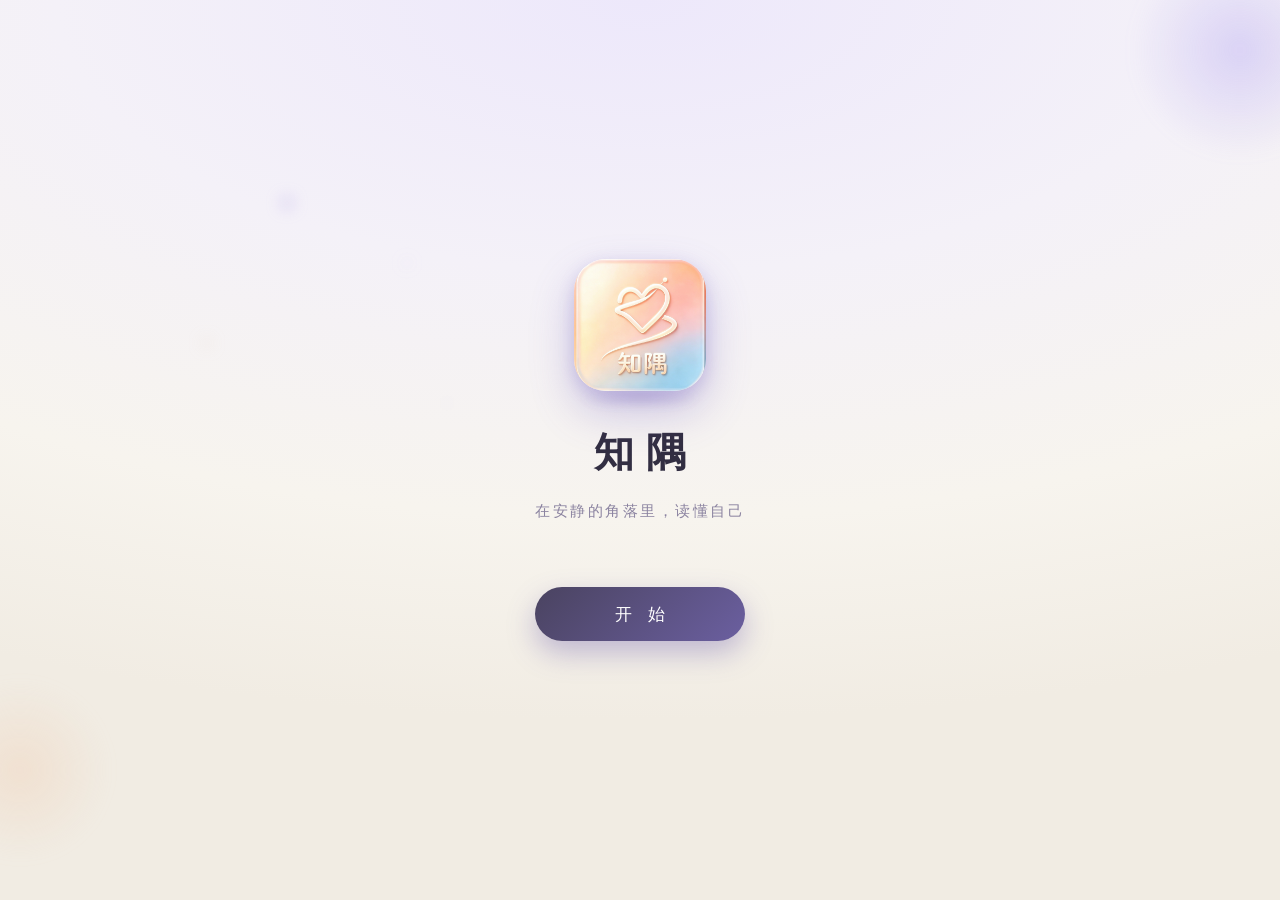
<file: index.html>
<!DOCTYPE html>
<html lang="zh-CN">
<head>
  <meta charset="UTF-8">
  <meta name="viewport" content="width=device-width, initial-scale=1.0, maximum-scale=1.0, user-scalable=no, viewport-fit=cover">
  <title>知隅</title>
  <link rel="icon" type="image/png" href="images/favicon.png">
  <link rel="apple-touch-icon" href="images/apple-touch-icon.png">
  <link rel="stylesheet" href="css/app.css">
</head>
<body>
<!-- v2.9.12 已关闭 edge-to-edge，不再需要 --zy-sat 补偿 -->
<svg width="0" height="0" style="position:absolute" aria-hidden="true"><symbol id="i-back" viewBox="0 0 24 24" fill="none" stroke="currentColor" stroke-width="1.8" stroke-linecap="round" stroke-linejoin="round"><path d="M15 5l-7 7 7 7"/></symbol><symbol id="i-menu" viewBox="0 0 24 24" fill="none" stroke="currentColor" stroke-width="1.8" stroke-linecap="round" stroke-linejoin="round"><path d="M4 7h16M4 12h16M4 17h16"/></symbol><symbol id="i-clock" viewBox="0 0 24 24" fill="none" stroke="currentColor" stroke-width="1.8" stroke-linecap="round" stroke-linejoin="round"><circle cx="12" cy="12" r="8.2"/><path d="M12 7.6V12l3 2"/></symbol><symbol id="i-image" viewBox="0 0 24 24" fill="none" stroke="currentColor" stroke-width="1.8" stroke-linecap="round" stroke-linejoin="round"><rect x="3.5" y="4.5" width="17" height="15" rx="2.6"/><circle cx="8.6" cy="9.4" r="1.5"/><path d="M4.6 16.6l4.6-4.2 4 3.6 2.6-2.2 3.7 3.3"/></symbol><symbol id="i-diamond" viewBox="0 0 24 24" fill="none" stroke="currentColor" stroke-width="1.8" stroke-linecap="round" stroke-linejoin="round"><path d="M7 4h10l3 4.2L12 20 4 8.2z"/><path d="M4 8.2h16M9.2 4.2 7 8.4l5 11.6 5-11.6-2.2-4.2M12 8.4 9.2 4.2M12 8.4l2.8-4.2"/></symbol><symbol id="i-sprout" viewBox="0 0 24 24" fill="none" stroke="currentColor" stroke-width="1.8" stroke-linecap="round" stroke-linejoin="round"><path d="M12 20v-7"/><path d="M12 13c0-3 2.4-5.4 6-5.6C17.8 11 15.2 13 12 13z"/><path d="M12 13c0-3-2.4-5.4-6-5.6C6.2 11 8.8 13 12 13z"/></symbol><symbol id="i-mail" viewBox="0 0 24 24" fill="none" stroke="currentColor" stroke-width="1.8" stroke-linecap="round" stroke-linejoin="round"><rect x="3.5" y="5.5" width="17" height="13" rx="2.4"/><path d="M4.6 7.4 12 13l7.4-5.6"/></symbol><symbol id="i-search" viewBox="0 0 24 24" fill="none" stroke="currentColor" stroke-width="1.8" stroke-linecap="round" stroke-linejoin="round"><circle cx="10.6" cy="10.6" r="6.2"/><path d="M15.3 15.3 20 20"/></symbol><symbol id="i-chat" viewBox="0 0 24 24" fill="none" stroke="currentColor" stroke-width="1.8" stroke-linecap="round" stroke-linejoin="round"><path d="M20 11.6c0 3.8-3.6 6.8-8 6.8-1 0-2-.2-2.9-.5L5 19.4l1-3.4C4.8 14.7 4 13.2 4 11.6 4 7.8 7.6 4.8 12 4.8s8 3 8 6.8z"/></symbol><symbol id="i-pin" viewBox="0 0 24 24" fill="none" stroke="currentColor" stroke-width="1.8" stroke-linecap="round" stroke-linejoin="round"><path d="M12 21s6.4-5.4 6.4-10.3A6.4 6.4 0 0 0 5.6 10.7C5.6 15.6 12 21 12 21z"/><circle cx="12" cy="10.6" r="2.3"/></symbol><symbol id="i-puzzle" viewBox="0 0 24 24" fill="none" stroke="currentColor" stroke-width="1.8" stroke-linecap="round" stroke-linejoin="round"><path d="M10 7.2V5.4a2 2 0 1 1 4 0v1.8h4.6a1.4 1.4 0 0 1 1.4 1.4V13h-1.6a2 2 0 1 0 0 4H20v3.4a1.4 1.4 0 0 1-1.4 1.4H14v-1.6a2 2 0 1 0-4 0v1.6H5.4A1.4 1.4 0 0 1 4 20.4V17h1.6a2 2 0 1 0 0-4H4V8.6A1.4 1.4 0 0 1 5.4 7.2z"/></symbol><symbol id="i-hanger" viewBox="0 0 24 24" fill="none" stroke="currentColor" stroke-width="1.8" stroke-linecap="round" stroke-linejoin="round"><path d="M12 6.4a1.7 1.7 0 1 1 1.7 1.7c-.7 0-1 .4-.7 1.1l.2.4L12 11 4.6 15h14.8z"/></symbol><symbol id="i-heart" viewBox="0 0 24 24" fill="none" stroke="currentColor" stroke-width="1.8" stroke-linecap="round" stroke-linejoin="round"><path d="M12 19.4S4.5 14.6 4.5 9.5c0-2.3 1.8-4 3.9-4 1.6 0 2.9.9 3.6 2.2C12.7 6.4 14 5.5 15.6 5.5c2.1 0 3.9 1.7 3.9 4 0 5.1-7.5 9.9-7.5 9.9z"/></symbol><symbol id="i-gear" viewBox="0 0 24 24" fill="none" stroke="currentColor" stroke-width="1.8" stroke-linecap="round" stroke-linejoin="round"><circle cx="12" cy="12" r="3.1"/><path d="M12 3.2l.9 2.2 2.3-.5 1 2.2 2.3.5-.5 2.3 1.5 1.8-1.5 1.8.5 2.3-2.3.5-1 2.2-2.3-.5-.9 2.2h-1.8l-.9-2.2-2.3.5-1-2.2-2.3-.5.5-2.3L2.7 12l1.5-1.8-.5-2.3 2.3-.5 1-2.2 2.3.5.9-2.2z"/></symbol><symbol id="i-user" viewBox="0 0 24 24" fill="none" stroke="currentColor" stroke-width="1.8" stroke-linecap="round" stroke-linejoin="round"><circle cx="12" cy="8.4" r="3.6"/><path d="M5 20c.8-3.4 3.7-5.2 7-5.2s6.2 1.8 7 5.2"/></symbol><symbol id="i-chart" viewBox="0 0 24 24" fill="none" stroke="currentColor" stroke-width="1.8" stroke-linecap="round" stroke-linejoin="round"><path d="M5 20V11M12 20V5M19 20v-7"/></symbol><symbol id="i-file" viewBox="0 0 24 24" fill="none" stroke="currentColor" stroke-width="1.8" stroke-linecap="round" stroke-linejoin="round"><path d="M6 3.5h7.5L20 10v9.1a1.4 1.4 0 0 1-1.4 1.4H6a1.4 1.4 0 0 1-1.4-1.4V4.9A1.4 1.4 0 0 1 6 3.5z"/><path d="M13.2 3.8V10H19.7"/></symbol><symbol id="i-info" viewBox="0 0 24 24" fill="none" stroke="currentColor" stroke-width="1.8" stroke-linecap="round" stroke-linejoin="round"><circle cx="12" cy="12" r="8.2"/><path d="M12 11v5"/><circle cx="12" cy="8" r="0.6"/></symbol><symbol id="i-trash" viewBox="0 0 24 24" fill="none" stroke="currentColor" stroke-width="1.8" stroke-linecap="round" stroke-linejoin="round"><path d="M4.8 6.6h14.4M9.2 6.6V5a1.3 1.3 0 0 1 1.3-1.3h3A1.3 1.3 0 0 1 14.8 5v1.6M6.6 6.6l.9 13a1 1 0 0 0 1 .9h7a1 1 0 0 0 1-.9l.9-13M9.8 10v7.6M14.2 10v7.6"/></symbol><symbol id="i-refresh" viewBox="0 0 24 24" fill="none" stroke="currentColor" stroke-width="1.8" stroke-linecap="round" stroke-linejoin="round"><path d="M19.5 11.5a7.6 7.6 0 1 1-2.2-5.6"/><path d="M19.8 3.6v4h-4"/></symbol><symbol id="i-phone" viewBox="0 0 24 24" fill="none" stroke="currentColor" stroke-width="1.8" stroke-linecap="round" stroke-linejoin="round"><rect x="6.5" y="3" width="11" height="18" rx="2.6"/><path d="M10.6 18h2.8"/></symbol><symbol id="i-scroll" viewBox="0 0 24 24" fill="none" stroke="currentColor" stroke-width="1.8" stroke-linecap="round" stroke-linejoin="round"><rect x="5" y="4" width="13.6" height="16" rx="2.4"/><path d="M8.4 8.4h6.8M8.4 12h6.8M8.4 15.4h4.6"/></symbol><symbol id="i-lock" viewBox="0 0 24 24" fill="none" stroke="currentColor" stroke-width="1.8" stroke-linecap="round" stroke-linejoin="round"><rect x="5.4" y="10.2" width="13.2" height="9.6" rx="2.2"/><path d="M8.2 10.2V8a3.8 3.8 0 0 1 7.6 0v2.2M12 14v2"/></symbol><symbol id="i-camera" viewBox="0 0 24 24" fill="none" stroke="currentColor" stroke-width="1.8" stroke-linecap="round" stroke-linejoin="round"><rect x="3.5" y="7.5" width="17" height="12.4" rx="2.6"/><circle cx="12" cy="13.7" r="3.4"/><path d="M8.4 7.5 9.6 5h4.8l1.2 2.5"/></symbol><symbol id="i-bolt" viewBox="0 0 24 24" fill="none" stroke="currentColor" stroke-width="1.8" stroke-linecap="round" stroke-linejoin="round"><path d="M13 3 5 13.4h5.2L10.4 21l8-10.6h-5.2z"/></symbol><symbol id="i-chevron" viewBox="0 0 24 24" fill="none" stroke="currentColor" stroke-width="2.2" stroke-linecap="round" stroke-linejoin="round"><path d="M9.5 5.5l6.5 6.5-6.5 6.5"/></symbol></svg>

  <div id="app">
    <!-- Onboarding -->
    <div id="page-onboarding" class="page hidden">
      <div class="onboarding-container">
        <div class="ob-decor ob-decor-1"></div>
        <div class="ob-decor ob-decor-2"></div>
        <div class="ob-decor ob-decor-3"></div>
        <div class="ob-logo-wrap">
          <div class="ob-logo-shadow"></div>
          <img class="ob-logo" src="images/logo.png" alt="知隅">
        </div>
        <div class="ob-word">知隅</div>
        <div class="ob-slogan">在安静的角落里，读懂自己</div>
        <button class="ob-start" onclick="startOnboarding()">开 始</button>
      </div>
    </div>

    <!-- Profile -->
    <div id="page-profile" class="page hidden">
      <div class="nav-bar">
        <button class="nav-back" onclick="goBack()">←</button>
        <div class="nav-title">个人资料</div>
      </div>
      <div class="page-content">
        <div class="form-group">
          <label>昵称（选填）</label>
          <input type="text" id="profile-nickname" placeholder="怎么称呼你" spellcheck="false" autocomplete="off" autocorrect="off" autocapitalize="off">
        </div>
        <div class="form-group">
          <label>性别（必填）</label>
          <div class="gender-select">
            <button type="button" class="gender-btn male" onclick="selectGender('male')"><span class="gb-label">男生</span><span class="gb-check">✓</span></button>
            <button type="button" class="gender-btn female" onclick="selectGender('female')"><span class="gb-label">女生</span><span class="gb-check">✓</span></button>
          </div>
        </div>
        <div class="form-group">
          <label>生日（必填）</label>
          <div id="birth-display" class="birth-display" onclick="openBirthPicker()"><span class="bd-placeholder">请选择生日</span></div>
          <input type="hidden" id="profile-birthdate">
          <div id="age-zodiac" class="hint-text"></div>
        </div>
        <div class="form-group">
          <label>情感状态（选填）</label>
          <input type="text" id="profile-status" placeholder="单身/暧昧中/恋爱中..." spellcheck="false" autocomplete="off" autocorrect="off" autocapitalize="off">
        </div>
        <div class="form-group">
          <label>当下需求（选填）</label>
          <input type="text" id="profile-need" placeholder="想脱单/想改善关系..." spellcheck="false" autocomplete="off" autocorrect="off" autocapitalize="off">
        </div>
        <button class="btn-primary" onclick="submitProfile()">下一步</button>
      </div>
    </div>

    <!-- Gender Select -->
    <div id="page-gender" class="page hidden">
      <div class="nav-bar">
        <button class="nav-back" onclick="goBack()">←</button>
        <div class="nav-title">选择身份</div>
      </div>
      <div class="page-content">
        <div class="greeting-area">
          <div class="greeting-avatar" id="greeting-avatar"></div>
          <div class="greeting-bubble">
            <div class="bubble-name" id="greeting-name">屿川</div>
            <div id="greeting-text">嘿，兄弟。我是屿川。</div>
          </div>
        </div>
        <div class="speed-options">
          <div class="speed-card" onclick="selectSpeed('fast')">
            <div class="speed-badge">推荐</div>
            <div class="speed-header"><span class="ico-bolt"><svg class="ico-mi" viewBox="0 0 24 24" aria-hidden="true"><use href="#i-bolt"/></svg></span> 快点了解你</div>
            <div class="speed-desc">通过人格分析系统，快速生成专属陪伴方案</div>
          </div>
          <div class="speed-card" onclick="selectSpeed('slow')">
            <div class="speed-header"><span class="ico-slow"><svg class="ico-mi" viewBox="0 0 24 24" aria-hidden="true"><use href="#i-sprout"/></svg></span> 慢慢了解你</div>
            <div class="speed-desc">在日常聊天中慢慢读懂你的性格</div>
          </div>
        </div>
        <button class="btn-primary" id="speed-confirm" onclick="confirmSpeed()">选择一个方式</button>
      </div>
    </div>

    <!-- Assessment -->
    <div id="page-assessment" class="page hidden">
      <div class="nav-bar">
        <button class="nav-back" onclick="goBack()">←</button>
        <div class="nav-title">性格测评</div>
      </div>
      <div class="page-content">
        <div id="assess-intro" class="assess-intro">
          <h2>80题深度测评</h2>
          <p>8个维度，千人千面</p>
          <p>每题有A/B/C/D四个选项，也可选E写自己的想法</p>
          <button class="btn-primary" onclick="startAssessment()">开始测评</button>
        </div>
        <div id="assess-quiz" class="hidden">
          <div class="progress-bar">
            <div class="progress-fill" id="assess-progress"></div>
          </div>
          <div class="assess-question" id="assess-question"></div>
          <div class="assess-options" id="assess-options"></div>
        </div>
        <div id="assess-done" class="hidden">
          <h2>测评完成！</h2>
          <p>正在生成你的专属报告...</p>
        </div>
      </div>
    </div>

    <!-- Chat -->
    <div id="page-chat" class="page hidden">
      <div class="chat-header">
        <button class="icon-btn" onclick="toggleDrawer()"><svg class="ico" viewBox="0 0 24 24" aria-hidden="true"><use href="#i-menu"/></svg></button>
        <div class="chat-title">
          <div class="group-name">知隅陪伴群</div>
          <div class="group-members" id="chat-members">屿川·知暖 都在</div>
        </div>
        <button class="icon-btn" onclick="toggleHistory()"><svg class="ico" viewBox="0 0 24 24" aria-hidden="true"><use href="#i-clock"/></svg></button>
      </div>
      <div class="chat-messages" id="chat-messages"></div>
      <div class="chat-input-area">
        <button class="plus-btn" onclick="toggleMoreMenu(event)">+</button>
        <textarea id="chat-input" placeholder="说说你的事..." rows="1" spellcheck="false" autocomplete="off" autocorrect="off" autocapitalize="off" oninput="autoResize(this)" onkeypress="handleChatKey(event)"></textarea>
        <button class="send-btn" id="send-btn" onclick="sendMessage()">发送</button>
      </div>
      <div class="more-menu hidden" id="more-menu">
        <div class="menu-item" onclick="inviteGuest()">
          <span class="menu-icon">@</span>
          <span class="menu-text">邀请嘉宾</span>
          <span class="menu-desc">听听另一位怎么说</span>
        </div>
        <div class="menu-item" onclick="uploadImage()">
          <span class="menu-icon"><svg class="ico" viewBox="0 0 24 24" aria-hidden="true"><use href="#i-image"/></svg></span>
          <span class="menu-text">上传图片</span>
          <span class="menu-desc">发张图给我</span>
        </div>
      </div>
      <!-- Left Drawer -->
      <div class="drawer left-drawer" id="left-drawer">
        <div class="drawer-scroll">
          <!-- 用户卡片 -->
          <div class="drawer-usercard" onclick="goTo('procenter')">
            <div class="duc-avatar" id="duc-avatar">我</div>
            <div class="duc-info">
              <div class="duc-name" id="drawer-nickname">知隅用户</div>
              <div class="duc-sub">查看个人中心 ›</div>
            </div>
            <div class="duc-member" onclick="event.stopPropagation();goTo('member')"><svg class="ico" viewBox="0 0 24 24" aria-hidden="true"><use href="#i-diamond"/></svg></div>
          </div>

          <!-- 话术库：像字典一样翻，想找什么搜什么 -->
          <div class="drw-scripts" onclick="openScripts()">
            <div class="drw-scripts-l">
              <div class="drw-scripts-t">话术库</div>
              <div class="drw-scripts-s">360 条现成的话 · 按场景翻，或者直接搜</div>
            </div>
            <svg class="ico-sm" viewBox="0 0 24 24" aria-hidden="true"><use href="#i-chevron"/></svg>
          </div>

          <!-- 工具区 -->
          <div class="drawer-section">
            <div class="tools-title acc-head" onclick="toggleAcc(this)"><span class="acc-name">聊天帮手</span><span class="acc-num">4</span><svg class="acc-arrow" viewBox="0 0 24 24" aria-hidden="true"><use href="#i-chevron"/></svg></div>
            <div class="tool-grid acc-body">
              <div class="tg-cell" onclick="useTool('icebreaker')" style="--ic:#5C7A52;--ib:rgba(92,122,82,.20)"><span class="tg-ico"><svg class="ico" viewBox="0 0 24 24" aria-hidden="true"><use href="#i-sprout"/></svg></span><span class="tg-tx">破冰开场</span></div>
              <div class="tg-cell" onclick="useTool('expression')" style="--ic:#3F6B8C;--ib:rgba(63,107,140,.19)"><span class="tg-ico"><svg class="ico" viewBox="0 0 24 24" aria-hidden="true"><use href="#i-mail"/></svg></span><span class="tg-tx">心意转译</span></div>
              <div class="tg-cell" onclick="useTool('mindreader')" style="--ic:#6F5F94;--ib:rgba(111,95,148,.20)"><span class="tg-ico"><svg class="ico" viewBox="0 0 24 24" aria-hidden="true"><use href="#i-search"/></svg></span><span class="tg-tx">心思解码</span></div>
              <div class="tg-cell" onclick="useTool('chatanalysis')" style="--ic:#3D5872;--ib:rgba(61,88,114,.19)"><span class="tg-ico"><svg class="ico" viewBox="0 0 24 24" aria-hidden="true"><use href="#i-chat"/></svg></span><span class="tg-tx">聊天解读</span></div>
            </div>
          </div>

          <div class="drawer-section">
            <div class="tools-title acc-head" onclick="toggleAcc(this)"><span class="acc-name">关系行动</span><span class="acc-num">2</span><svg class="acc-arrow" viewBox="0 0 24 24" aria-hidden="true"><use href="#i-chevron"/></svg></div>
            <div class="tool-grid acc-body">
              <div class="tg-cell" onclick="useTool('dateplanner')" style="--ic:#B06A34;--ib:rgba(176,106,52,.20)"><span class="tg-ico"><svg class="ico" viewBox="0 0 24 24" aria-hidden="true"><use href="#i-pin"/></svg></span><span class="tg-tx">约会策划</span></div>
              <div class="tg-cell" onclick="useTool('breakuprescue')" style="--ic:#B06A60;--ib:rgba(176,106,96,.21)"><span class="tg-ico"><svg class="ico" viewBox="0 0 24 24" aria-hidden="true"><use href="#i-puzzle"/></svg></span><span class="tg-tx">分手挽回</span></div>
            </div>
          </div>

          <div class="drawer-section">
            <div class="tools-title acc-head" onclick="toggleAcc(this)"><span class="acc-name">用心经营</span><span class="acc-num">2</span><svg class="acc-arrow" viewBox="0 0 24 24" aria-hidden="true"><use href="#i-chevron"/></svg></div>
            <div class="tool-grid acc-body">
              <div class="tg-cell" onclick="openStyle()" style="--ic:#96702F;--ib:rgba(150,112,47,.20)"><span class="tg-ico"><svg class="ico" viewBox="0 0 24 24" aria-hidden="true"><use href="#i-hanger"/></svg></span><span class="tg-tx">形象穿搭</span></div>
              <div class="tg-cell" onclick="openLoved()" style="--ic:#B25C6C;--ib:rgba(178,92,108,.21)"><span class="tg-ico"><svg class="ico" viewBox="0 0 24 24" aria-hidden="true"><use href="#i-heart"/></svg></span><span class="tg-tx">在乎的人</span></div>
            </div>
          </div>
        </div>

        <!-- 底部：设置 / 关于 -->
        <div class="drawer-footer">
          <div class="df-item" onclick="goTo('settings')" style="--ic:#6B6155;--ib:rgba(107,97,85,.16)"><span class="df-ico"><svg class="ico-sm" viewBox="0 0 24 24" aria-hidden="true"><use href="#i-gear"/></svg></span> 设置</div>
          <div class="df-sep"></div>
          <div class="df-item" onclick="goTo('about')" style="--ic:#6B6155;--ib:rgba(107,97,85,.16)"><span class="df-ico"><svg class="ico-sm" viewBox="0 0 24 24" aria-hidden="true"><use href="#i-info"/></svg></span> 关于知隅</div>
        </div>
      </div>
      <!-- Right Drawer (History) -->
      <div class="drawer right-drawer" id="right-drawer">
        <div class="drawer-header">
          <div class="drawer-title">聊天记录</div>
        </div>
        <div class="history-list" id="history-list"></div>
      </div>
      <div class="drawer-mask" id="drawer-mask" onclick="closeDrawers()"></div>
    </div>

    <!-- Tool Page -->
    <div id="page-tool" class="page hidden">
      <div class="nav-bar">
        <button class="nav-back" onclick="goBack()">←</button>
        <div class="nav-title" id="tool-title">工具</div>
      </div>
      <div class="page-content">
        <div class="tool-welcome" id="tool-welcome"></div>
        <div class="tool-messages" id="tool-messages"></div>
      </div>
      <div class="chat-input-area">
        <textarea id="tool-input" placeholder="说说你的情况..." rows="1" spellcheck="false" autocomplete="off" autocorrect="off" autocapitalize="off" oninput="autoResize(this)" onkeypress="handleToolKey(event)"></textarea>
        <button class="send-btn" id="tool-send-btn" onclick="sendToolMessage()">发送</button>
      </div>
    </div>

    <!-- 话术库：120 个场景，搜一下就有能直接发的话 -->
    <div id="page-scripts" class="page hidden">
      <div class="nav-bar">
        <button class="nav-back" onclick="goBack()">←</button>
        <div class="nav-title">话术库</div>
      </div>
      <div class="sc-top">
        <div class="sc-search">
          <span class="sc-search-icon" onclick="scFocus()">搜</span>
          <input id="sc-input" class="sc-search-input" type="text" placeholder="说说你现在的困惑，比如：她不回消息" autocomplete="off" enterkeyhint="search" oninput="scSearch(this.value)" onkeydown="if(event.key==='Enter'){this.blur();}">
          <span id="sc-clear" class="sc-search-clear hidden" onclick="scClear()">×</span>
        </div>
        <div class="sc-hot" id="sc-hot"></div>
        <div class="sc-cats" id="sc-cats"></div>
      </div>
      <div class="page-content" id="sc-list"></div>
    </div>

    <!-- Procenter -->
    <div id="page-procenter" class="page hidden">
      <div class="nav-bar">
        <button class="nav-back" onclick="goTo('chat')">←</button>
        <div class="nav-title">个人中心</div>
      </div>
      <div class="page-content">
        <div class="user-card">
          <div class="user-avatar" id="pc-avatar">知</div>
          <div class="user-info">
            <div class="user-nickname" id="pc-nickname">知隅用户</div>
            <div class="user-status" id="pc-status">免费用户</div>
          </div>
        </div>
        <div class="menu-group">
          <div class="menu-title">我的</div>
          <div class="menu-item" onclick="editProfile()"><svg class="ico-mi" viewBox="0 0 24 24" aria-hidden="true"><use href="#i-user"/></svg> 我的资料 →</div>
          <div class="menu-item" onclick="viewAssessment()"><svg class="ico-mi" viewBox="0 0 24 24" aria-hidden="true"><use href="#i-chart"/></svg> 我的测评 →</div>
          <div class="menu-item" onclick="viewReport()"><svg class="ico-mi" viewBox="0 0 24 24" aria-hidden="true"><use href="#i-file"/></svg> 我的报告 →</div>
        </div>
        <div class="menu-group">
          <div class="menu-title">会员</div>
          <div class="menu-item" onclick="goTo('member')"><svg class="ico-mi" viewBox="0 0 24 24" aria-hidden="true"><use href="#i-diamond"/></svg> 会员中心 →</div>
        </div>
        <div class="menu-group">
          <div class="menu-title">其他</div>
          <div class="menu-item" onclick="goTo('settings')"><svg class="ico-mi" viewBox="0 0 24 24" aria-hidden="true"><use href="#i-gear"/></svg> 设置 →</div>
          <div class="menu-item" onclick="goTo('about')"><svg class="ico-mi" viewBox="0 0 24 24" aria-hidden="true"><use href="#i-info"/></svg> 关于知隅 →</div>
        </div>
      </div>
    </div>

    <!-- Member -->
    <div id="page-member" class="page hidden">
      <div class="nav-bar">
        <button class="nav-back" onclick="goBack()">←</button>
        <div class="nav-title">会员中心</div>
      </div>
      <div class="page-content">
        <div class="member-status" id="member-status">
          <div class="status-phase" id="member-phase">试用期</div>
          <div class="status-days" id="member-days">剩余30天</div>
        </div>
        <div class="benefits-list">
          <div class="benefit-item">✓ 13个沟通陪伴工具，不限次数</div>
          <div class="benefit-item">✓ 和屿川、知暖聊天不限条数</div>
          <div class="benefit-item">✓ 千人千面测评与深度分析报告</div>
          <div class="benefit-item">✓ 会员体系上线前，以上全部不收费</div>
        </div>
        <div class="plans-list" id="member-plans">
          <div class="plan-card" onclick="selectPlan('second')">
            <div class="plan-name">第2月特惠</div>
            <div class="plan-price">¥9.9</div>
            <div class="plan-note">试用后首月</div>
          </div>
          <div class="plan-card" onclick="selectPlan('month')">
            <div class="plan-name">月卡</div>
            <div class="plan-price">¥29.9</div>
            <div class="plan-note">每月续费</div>
          </div>
          <div class="plan-card recommended" onclick="selectPlan('quarter')">
            <div class="plan-tag">推荐</div>
            <div class="plan-name">季卡</div>
            <div class="plan-price">¥68</div>
            <div class="plan-note">约22.7元/月</div>
          </div>
        </div>
        <button class="btn-primary" id="member-pay-btn" onclick="startUsing()">开始使用</button>
        <div class="redeem-section" id="member-redeem">
          <input type="text" id="redeem-code" placeholder="输入兑换码" spellcheck="false" autocomplete="off" autocorrect="off" autocapitalize="off">
          <button onclick="redeemCode()">兑换</button>
        </div>
      </div>
    </div>

    <!-- Settings -->
    <div id="page-settings" class="page hidden">
      <div class="nav-bar">
        <button class="nav-back" onclick="goBack()">←</button>
        <div class="nav-title">设置</div>
      </div>
      <div class="page-content">
        <div class="menu-group">
          <div class="menu-title">场景设置</div>
          <div class="setting-item">
            <span>动态陪伴</span>
            <label class="switch">
              <input type="checkbox" id="setting-scene" checked onchange="toggleScene()">
              <span class="slider"></span>
            </label>
          </div>
          <div class="setting-item">
            <span>陀螺仪视差</span>
            <label class="switch">
              <input type="checkbox" id="setting-gyro" checked onchange="toggleGyro()">
              <span class="slider"></span>
            </label>
          </div>
        </div>
        <div class="menu-group">
          <div class="menu-title">数据管理</div>
          <div class="menu-item" onclick="clearChatHistory()"><svg class="ico-mi" viewBox="0 0 24 24" aria-hidden="true"><use href="#i-trash"/></svg> 清除聊天记录</div>
          <div class="menu-item" onclick="reassess()"><svg class="ico-mi" viewBox="0 0 24 24" aria-hidden="true"><use href="#i-refresh"/></svg> 重新测评</div>
        </div>
        <div class="menu-group">
          <div class="menu-title">关于</div>
          <div class="menu-item"><svg class="ico-mi" viewBox="0 0 24 24" aria-hidden="true"><use href="#i-phone"/></svg> 版本 2.9.13</div>
          <div class="menu-item" onclick="showUserAgreement()"><svg class="ico-mi" viewBox="0 0 24 24" aria-hidden="true"><use href="#i-scroll"/></svg> 用户协议</div>
          <div class="menu-item" onclick="showPrivacyPolicy()"><svg class="ico-mi" viewBox="0 0 24 24" aria-hidden="true"><use href="#i-lock"/></svg> 隐私政策</div>
        </div>
      </div>
    </div>

    <!-- About -->
    <div id="page-about" class="page hidden">
      <div class="nav-bar">
        <button class="nav-back" onclick="goBack()">←</button>
        <div class="nav-title">关于知隅</div>
      </div>
      <div class="page-content">
        <div class="about-logo">知隅</div>
        <div class="about-version">v2.9.13</div>
        <div class="about-desc">
          <p>知隅是一款AI情感成长陪伴应用。</p>
          <p>在「知隅陪伴群」里，你有两位朋友：</p>
          <p>男生有兄弟「屿川」和女生朋友「知暖」</p>
          <p>女生有闺蜜「知暖」和男生朋友「屿川」</p>
          <p>两位都是朋友，不教套路、不玩操控</p>
          <p>只陪你把感情这道题想明白。</p>
        </div>
        <div class="about-slogan">愿你在爱的路上，不再迷路。</div>
      </div>
    </div>

    <!-- 在乎的人 · 列表 -->
    <div id="page-loved" class="page hidden">
      <div class="nav-bar">
        <button class="nav-back" onclick="goBack()">←</button>
        <div class="nav-title">在乎的人</div>
      </div>
      <div class="page-content" id="loved-list-wrap"></div>
    </div>

    <!-- 在乎的人 · 详情 -->
    <div id="page-loved-detail" class="page hidden">
      <div class="nav-bar">
        <button class="nav-back" onclick="goBack()">←</button>
        <div class="nav-title" id="loved-detail-title">TA的小本本</div>
      </div>
      <div class="page-content" id="loved-detail-wrap"></div>
    </div>

    <!-- 形象穿搭 · 档案列表 -->
    <div id="page-style" class="page hidden">
      <div class="nav-bar">
        <button class="nav-back" onclick="goBack()">←</button>
        <div class="nav-title">形象穿搭</div>
      </div>
      <div class="page-content" id="style-list-wrap"></div>
    </div>

    <!-- 形象穿搭 · 编辑/建议 -->
    <div id="page-style-detail" class="page hidden">
      <div class="nav-bar">
        <button class="nav-back" onclick="goBack()">←</button>
        <div class="nav-title" id="style-detail-title">穿搭档案</div>
      </div>
      <div class="page-content" id="style-detail-wrap"></div>
    </div>

    <!-- Report -->
    <div id="page-report" class="page hidden">
      <div class="nav-bar">
        <button class="nav-back" onclick="goBack()">←</button>
        <div class="nav-title">测评报告</div>
      </div>
      <div class="page-content">
        <div id="report-content"></div>
      </div>
    </div>
  </div>

  <!-- Toast -->
  <div id="toast" class="toast hidden"></div>

  <!-- 自定义生日选择器（修复部分安卓 WebView 系统日期控件白屏/错乱） -->
  <div id="birth-picker" class="bp-mask hidden" onclick="if(event.target===this)closeBirthPicker()">
    <div class="bp-panel">
      <div class="bp-header">
        <button type="button" class="bp-btn cancel" onclick="closeBirthPicker()">取消</button>
        <div class="bp-title">选择生日</div>
        <button type="button" class="bp-btn confirm" onclick="confirmBirth()">确定</button>
      </div>
      <div class="bp-wheels">
        <div class="bp-indicator"></div>
        <div class="bp-col" id="bp-year"></div>
        <div class="bp-col" id="bp-month"></div>
        <div class="bp-col" id="bp-day"></div>
      </div>
    </div>
  </div>

  <!-- Modal -->
  <div id="modal" class="modal hidden">
    <div class="modal-content">
      <div class="modal-title" id="modal-title"></div>
      <div class="modal-body" id="modal-body"></div>
      <div class="modal-buttons">
        <button class="modal-btn cancel" id="modal-cancel" onclick="closeModal()">取消</button>
        <button class="modal-btn confirm" id="modal-confirm" onclick="confirmModal()">确定</button>
      </div>
    </div>
  </div>

  <script src="js/wx-shim.js"></script>
  <script src="js/storage.js"></script>
  <script src="js/questions.js"></script>
  <script src="js/scriptsData.js"></script>
  <script src="js/app.js"></script>
  <script src="js/profile.js"></script>
  <script src="js/amap.js"></script>
  <script src="js/features.js"></script>
  <script src="js/scripts.js"></script>
  <script src="js/chatanalysis.js"></script>
</body>
</html>
</file>
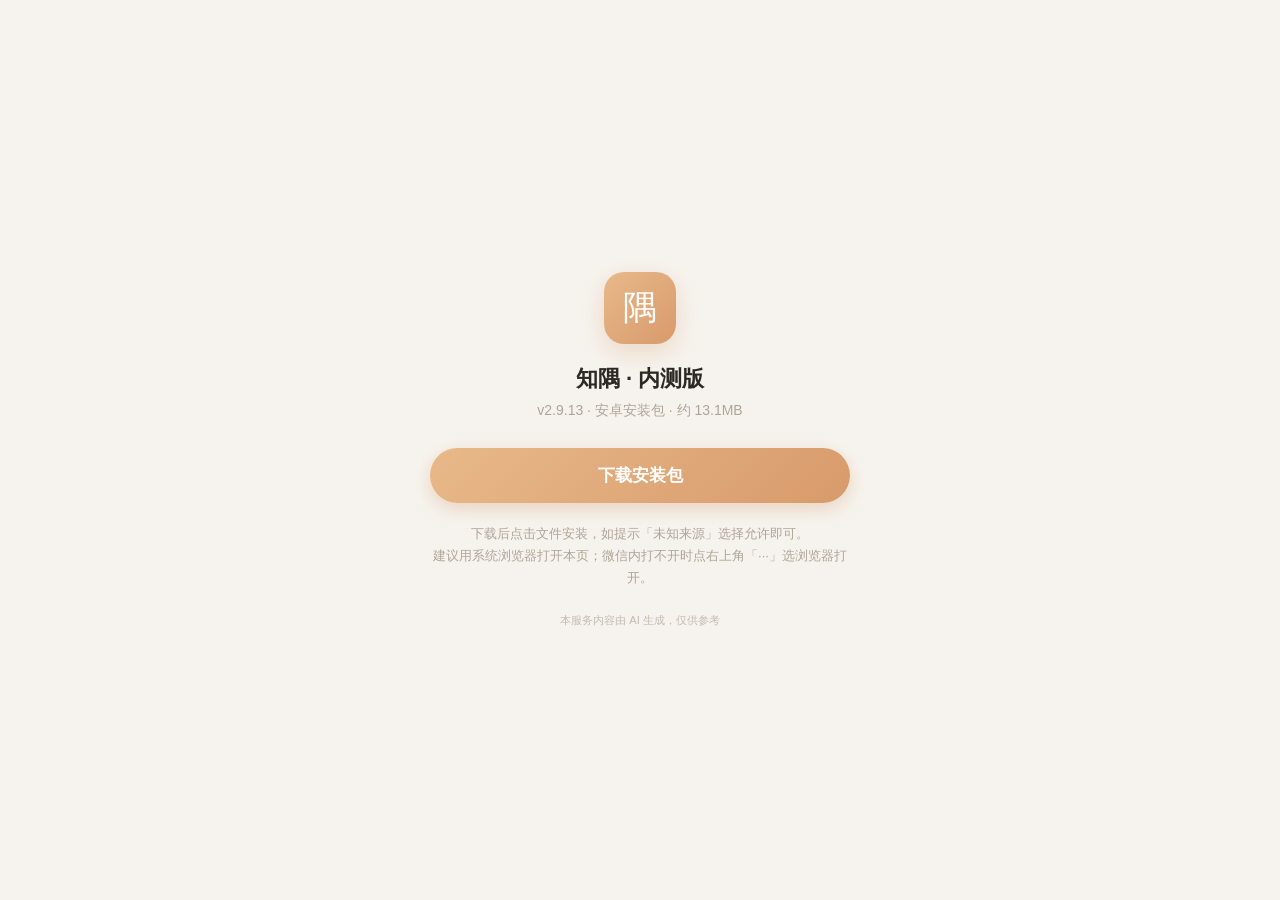
<file: download/index.html>
<!doctype html>
<html lang="zh-CN">
<head>
<meta charset="utf-8">
<meta name="viewport" content="width=device-width,initial-scale=1">
<title>知隅 v2.9.13 内测版下载</title>
<style>
  *{margin:0;padding:0;box-sizing:border-box}
  body{font-family:-apple-system,"PingFang SC",sans-serif;background:#F6F3EE;color:#2C2925;
       min-height:100vh;display:flex;align-items:center;justify-content:center;padding:32px 20px}
  .card{max-width:420px;width:100%;text-align:center}
  .logo{width:72px;height:72px;border-radius:20px;margin:0 auto 20px;
        background:linear-gradient(135deg,#E8B98A,#D89A6B);display:flex;align-items:center;
        justify-content:center;font-size:34px;color:#fff;box-shadow:0 8px 24px rgba(216,154,107,.3)}
  h1{font-size:22px;margin-bottom:8px}
  .ver{color:#B0A498;font-size:14px;margin-bottom:28px}
  a.btn{display:block;background:linear-gradient(135deg,#E8B98A,#D89A6B);color:#fff;
        text-decoration:none;padding:16px;border-radius:40px;font-size:17px;font-weight:600;
        box-shadow:0 6px 18px rgba(216,154,107,.35)}
  a.btn:active{transform:scale(.98)}
  .tip{margin-top:20px;font-size:13px;color:#B0A498;line-height:1.7}
  .ai{margin-top:24px;font-size:11px;color:#C4BBB0}
</style>
</head>
<body>
  <div class="card">
    <div class="logo">隅</div>
    <h1>知隅 · 内测版</h1>
    <div class="ver">v2.9.13 · 安卓安装包 · 约 13.1MB</div>
    <a class="btn" href="zhiyu-v2.9.13.apk" download>下载安装包</a>
    <div class="tip">
      下载后点击文件安装，如提示「未知来源」选择允许即可。<br>
      建议用系统浏览器打开本页；微信内打不开时点右上角「···」选浏览器打开。
    </div>
    <div class="ai">本服务内容由 AI 生成，仅供参考</div>
  </div>
</body>
</html>
</file>
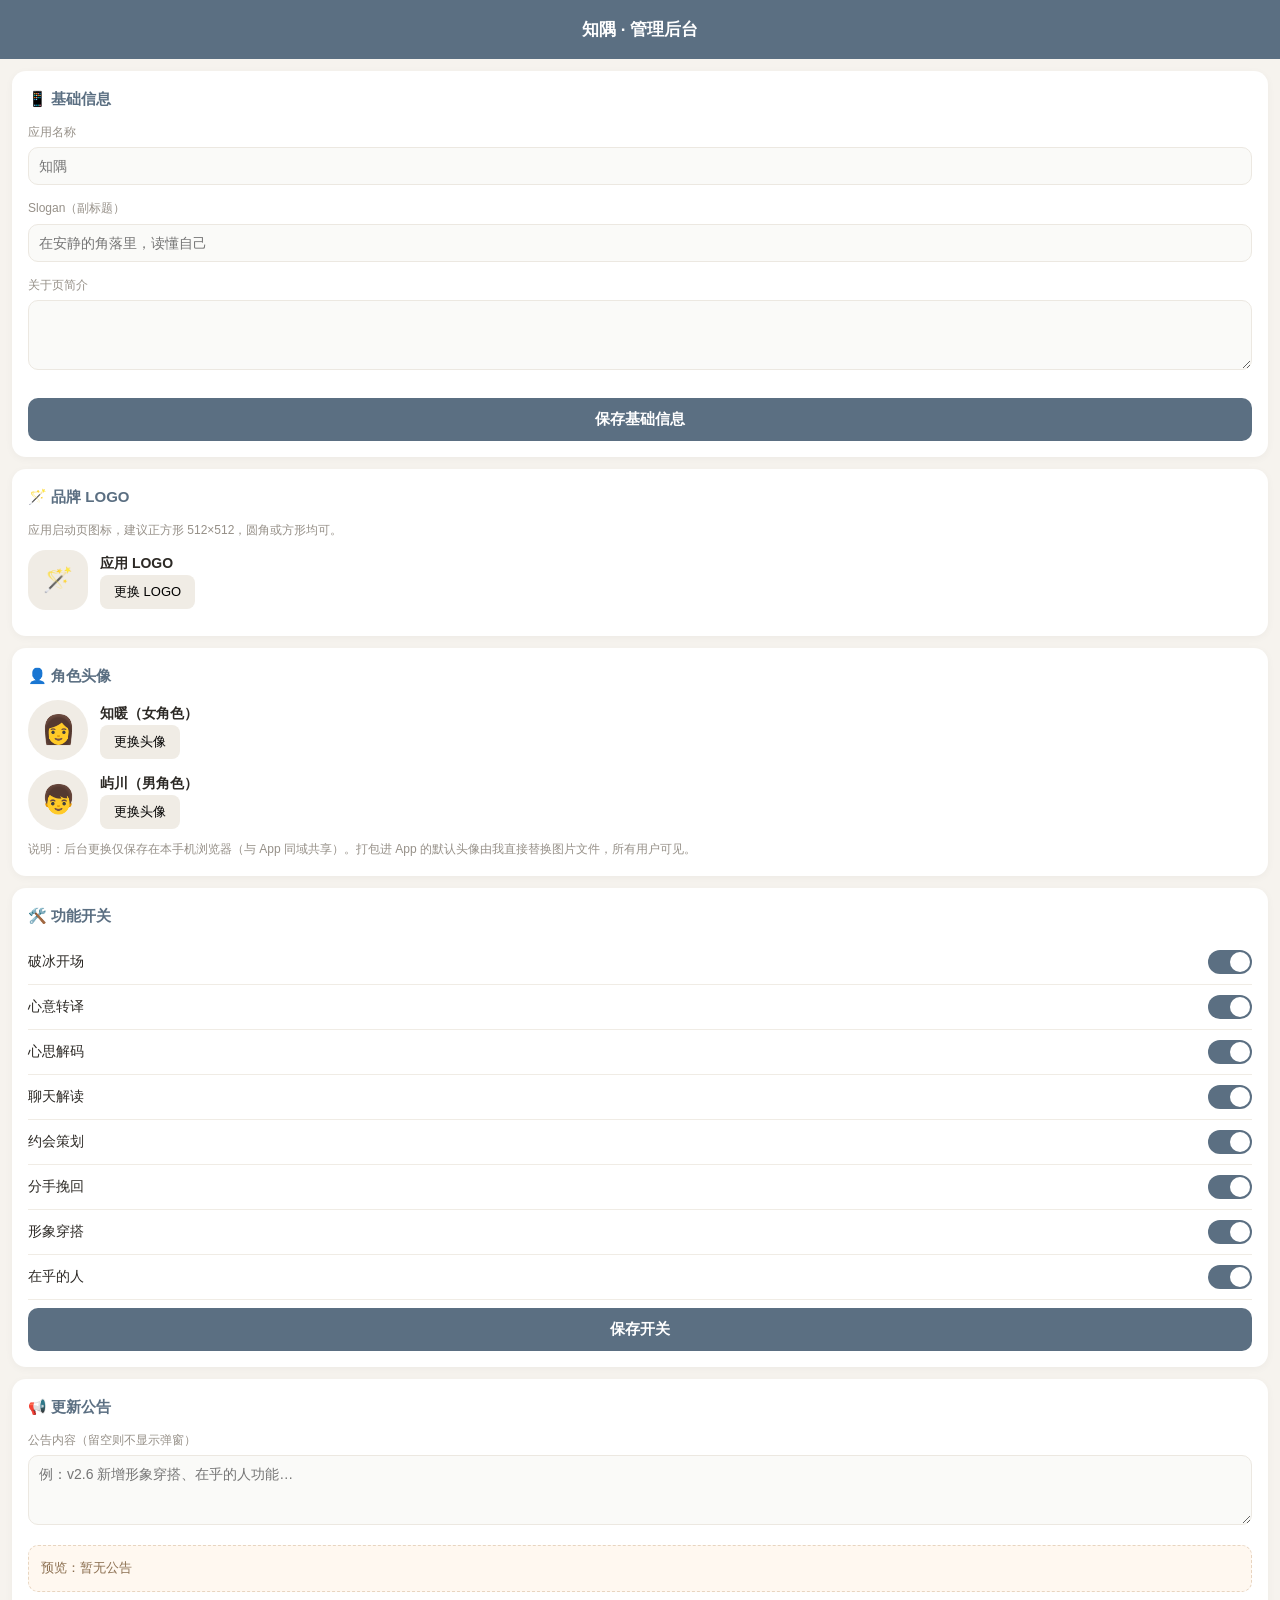
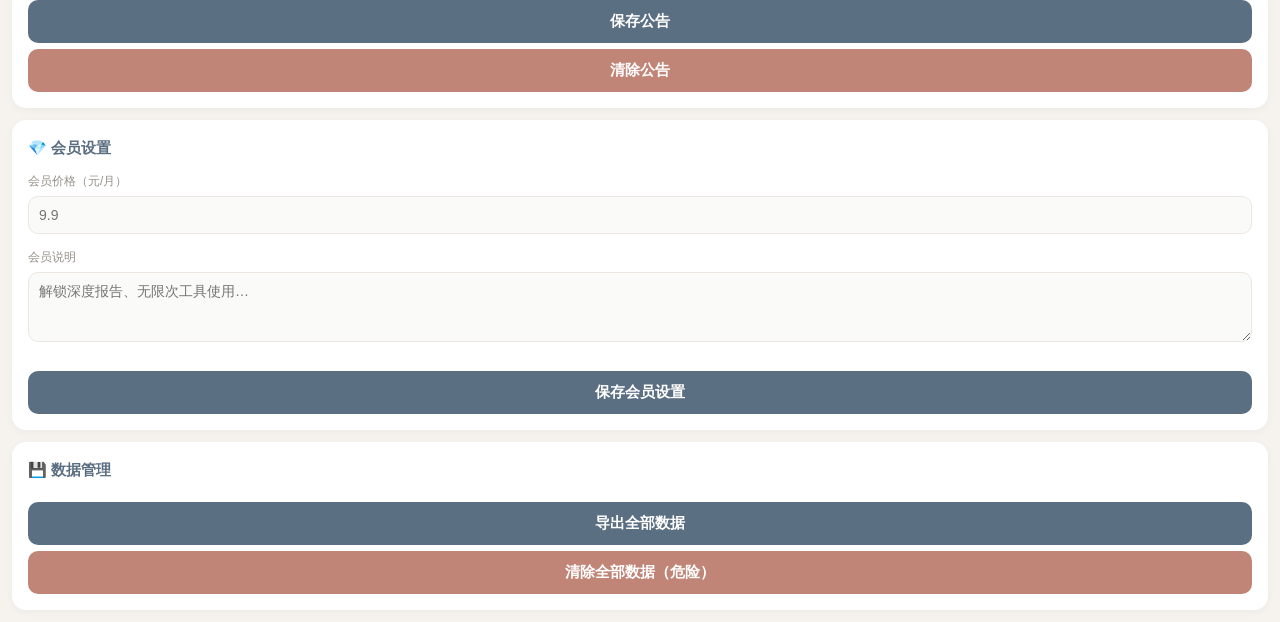
<file: admin.html>
<!DOCTYPE html>
<html lang="zh-CN">
<head>
<meta charset="UTF-8">
<meta name="viewport" content="width=device-width,initial-scale=1,maximum-scale=1,user-scalable=no">
<title>知隅 · 管理后台</title>
<style>
*{margin:0;padding:0;box-sizing:border-box}
body{font-family:-apple-system,"PingFang SC",sans-serif;background:#F6F3EE;color:#2C2925;font-size:14px;line-height:1.6}
.header{background:#5B6F82;color:#fff;padding:16px;text-align:center;font-size:17px;font-weight:700;position:sticky;top:0;z-index:10}
.section{background:#fff;margin:12px;border-radius:14px;padding:16px;box-shadow:0 2px 8px rgba(0,0,0,.04)}
.section-title{font-size:15px;font-weight:700;margin-bottom:12px;color:#5B6F82;display:flex;align-items:center;gap:6px}
.field{margin-bottom:14px}
.field label{display:block;font-size:12px;color:#969088;margin-bottom:5px}
.field input,.field textarea,.field select{width:100%;border:1px solid #ECE8E1;border-radius:10px;padding:10px;font-size:14px;outline:none;background:#FAFAF8}
.field input:focus,.field textarea:focus{border-color:#5B6F82}
.field textarea{resize:vertical;min-height:70px;font-family:inherit}
.btn{width:100%;background:#5B6F82;color:#fff;border:none;border-radius:10px;padding:12px;font-size:15px;font-weight:600;cursor:pointer;margin-top:8px}
.btn:active{background:#4A5D70}
.btn-danger{background:#C08577}
.toggle{display:flex;align-items:center;justify-content:space-between;padding:10px 0;border-bottom:1px solid #F0ECE5}
.toggle:last-child{border-bottom:none}
.toggle label{font-size:14px}
.toggle input[type=checkbox]{width:44px;height:24px;appearance:none;background:#DDD;border-radius:12px;position:relative;cursor:pointer;transition:.2s}
.toggle input[type=checkbox]:checked{background:#5B6F82}
.toggle input[type=checkbox]:checked::after{transform:translateX(20px)}
.toggle input[type=checkbox]::after{content:'';position:absolute;top:2px;left:2px;width:20px;height:20px;background:#fff;border-radius:50%;transition:.2s}
.avatar-upload{display:flex;align-items:center;gap:12px;margin-bottom:10px}
.avatar-preview{width:60px;height:60px;border-radius:50%;background:#F0ECE5;display:flex;align-items:center;justify-content:center;overflow:hidden;font-size:28px}
.avatar-preview img{width:100%;height:100%;object-fit:cover}
.upload-btn{background:#F0ECE5;border:none;border-radius:8px;padding:8px 14px;font-size:13px;cursor:pointer}
.notice-preview{background:#FFF8F0;border:1px dashed #E8D5C0;border-radius:10px;padding:12px;font-size:13px;color:#8B6F50;margin-top:8px}
.toast{position:fixed;top:60px;left:50%;transform:translateX(-50%);background:#5B6F82;color:#fff;padding:10px 20px;border-radius:20px;font-size:13px;z-index:100;opacity:0;transition:.3s}
.toast.show{opacity:1}
</style>
</head>
<body>
<div class="header">知隅 · 管理后台</div>
<div class="toast" id="toast">已保存</div>

<!-- 基础信息 -->
<div class="section">
  <div class="section-title">📱 基础信息</div>
  <div class="field">
    <label>应用名称</label>
    <input id="cfg_appName" placeholder="知隅">
  </div>
  <div class="field">
    <label>Slogan（副标题）</label>
    <input id="cfg_slogan" placeholder="在安静的角落里，读懂自己">
  </div>
  <div class="field">
    <label>关于页简介</label>
    <textarea id="cfg_about" rows="3"></textarea>
  </div>
  <button class="btn" onclick="saveConfig()">保存基础信息</button>
</div>

<!-- 品牌 LOGO -->
<div class="section">
  <div class="section-title">🪄 品牌 LOGO</div>
  <div style="font-size:12px;color:#969088;margin-bottom:10px">应用启动页图标，建议正方形 512×512，圆角或方形均可。</div>
  <div class="avatar-upload">
    <div class="avatar-preview" id="prev_logo" style="border-radius:18px;font-size:24px">🪄</div>
    <div>
      <div style="font-size:14px;font-weight:600">应用 LOGO</div>
      <button class="upload-btn" onclick="uploadLogo()">更换 LOGO</button>
    </div>
  </div>
  <input type="file" id="logoInput" accept="image/*" style="display:none" onchange="handleLogoUpload(event)">
</div>

<!-- 角色头像 -->
<div class="section">
  <div class="section-title">👤 角色头像</div>
  <div class="avatar-upload">
    <div class="avatar-preview" id="prev_zhinuan">👩</div>
    <div>
      <div style="font-size:14px;font-weight:600">知暖（女角色）</div>
      <button class="upload-btn" onclick="uploadAvatar('zhinuan')">更换头像</button>
    </div>
  </div>
  <div class="avatar-upload">
    <div class="avatar-preview" id="prev_yuchuan">👦</div>
    <div>
      <div style="font-size:14px;font-weight:600">屿川（男角色）</div>
      <button class="upload-btn" onclick="uploadAvatar('yuchuan')">更换头像</button>
    </div>
  </div>
  <input type="file" id="avatarInput" accept="image/*" style="display:none" onchange="handleAvatarUpload(event)">
  <div style="font-size:12px;color:#969088;margin-top:10px">说明：后台更换仅保存在本手机浏览器（与 App 同域共享）。打包进 App 的默认头像由我直接替换图片文件，所有用户可见。</div>
</div>

<!-- 功能开关 -->
<div class="section">
  <div class="section-title">🛠️ 功能开关</div>
  <div class="toggle"><label>破冰开场</label><input type="checkbox" id="sw_icebreaker" checked></div>
  <div class="toggle"><label>心意转译</label><input type="checkbox" id="sw_expression" checked></div>
  <div class="toggle"><label>心思解码</label><input type="checkbox" id="sw_mindreader" checked></div>
  <div class="toggle"><label>聊天解读</label><input type="checkbox" id="sw_chatanalysis" checked></div>
  <div class="toggle"><label>约会策划</label><input type="checkbox" id="sw_dateplanner" checked></div>
  <div class="toggle"><label>分手挽回</label><input type="checkbox" id="sw_breakuprescue" checked></div>
  <div class="toggle"><label>形象穿搭</label><input type="checkbox" id="sw_style" checked></div>
  <div class="toggle"><label>在乎的人</label><input type="checkbox" id="sw_loved" checked></div>
  <button class="btn" onclick="saveSwitches()">保存开关</button>
</div>

<!-- 更新公告 -->
<div class="section">
  <div class="section-title">📢 更新公告</div>
  <div class="field">
    <label>公告内容（留空则不显示弹窗）</label>
    <textarea id="cfg_notice" rows="3" placeholder="例：v2.6 新增形象穿搭、在乎的人功能…"></textarea>
  </div>
  <div class="notice-preview" id="noticePreview">预览：暂无公告</div>
  <button class="btn" onclick="saveNotice()">保存公告</button>
  <button class="btn btn-danger" onclick="clearNotice()" style="margin-top:6px">清除公告</button>
</div>

<!-- 会员设置 -->
<div class="section">
  <div class="section-title">💎 会员设置</div>
  <div class="field">
    <label>会员价格（元/月）</label>
    <input id="cfg_memberPrice" type="number" placeholder="9.9">
  </div>
  <div class="field">
    <label>会员说明</label>
    <textarea id="cfg_memberDesc" rows="2" placeholder="解锁深度报告、无限次工具使用…"></textarea>
  </div>
  <button class="btn" onclick="saveMember()">保存会员设置</button>
</div>

<!-- 数据管理 -->
<div class="section">
  <div class="section-title">💾 数据管理</div>
  <button class="btn" onclick="exportData()">导出全部数据</button>
  <button class="btn btn-danger" onclick="clearAllData()" style="margin-top:6px">清除全部数据（危险）</button>
</div>

<script>
// 读取配置
function loadConfig() {
  const cfg = JSON.parse(localStorage.getItem('adminConfig') || '{}');
  ['appName','slogan','about','notice','memberPrice','memberDesc'].forEach(k => {
    const el = document.getElementById('cfg_' + k);
    if (el && cfg[k] !== undefined) el.value = cfg[k];
  });
  // 头像
  const avatars = JSON.parse(localStorage.getItem('adminAvatars') || '{}');
  if (avatars.zhinuan) document.getElementById('prev_zhinuan').innerHTML = '<img src="' + avatars.zhinuan + '">';
  if (avatars.yuchuan) document.getElementById('prev_yuchuan').innerHTML = '<img src="' + avatars.yuchuan + '">';
  // LOGO
  const brand = JSON.parse(localStorage.getItem('adminBrand') || '{}');
  if (brand.logo) document.getElementById('prev_logo').innerHTML = '<img src="' + brand.logo + '" style="border-radius:14px">';
  // 开关
  const sw = JSON.parse(localStorage.getItem('adminSwitches') || '{}');
  ['icebreaker','expression','mindreader','chatanalysis','dateplanner','breakuprescue','style','loved'].forEach(k => {
    const el = document.getElementById('sw_' + k);
    if (el) el.checked = sw[k] !== false; // 默认开
  });
  // 公告预览
  if (cfg.notice) document.getElementById('noticePreview').textContent = '预览：' + cfg.notice;
}

function saveConfig() {
  const cfg = JSON.parse(localStorage.getItem('adminConfig') || '{}');
  ['appName','slogan','about'].forEach(k => {
    const el = document.getElementById('cfg_' + k);
    if (el) cfg[k] = el.value.trim();
  });
  localStorage.setItem('adminConfig', JSON.stringify(cfg));
  showToast('基础信息已保存');
}

function saveNotice() {
  const cfg = JSON.parse(localStorage.getItem('adminConfig') || '{}');
  cfg.notice = document.getElementById('cfg_notice').value.trim();
  localStorage.setItem('adminConfig', JSON.stringify(cfg));
  document.getElementById('noticePreview').textContent = '预览：' + (cfg.notice || '暂无公告');
  showToast('公告已保存');
}

function clearNotice() {
  const cfg = JSON.parse(localStorage.getItem('adminConfig') || '{}');
  cfg.notice = '';
  localStorage.setItem('adminConfig', JSON.stringify(cfg));
  document.getElementById('cfg_notice').value = '';
  document.getElementById('noticePreview').textContent = '预览：暂无公告';
  showToast('公告已清除');
}

function saveSwitches() {
  const sw = {};
  ['icebreaker','expression','mindreader','chatanalysis','dateplanner','breakuprescue','style','loved'].forEach(k => {
    sw[k] = document.getElementById('sw_' + k).checked;
  });
  localStorage.setItem('adminSwitches', JSON.stringify(sw));
  showToast('功能开关已保存');
}

function saveMember() {
  const cfg = JSON.parse(localStorage.getItem('adminConfig') || '{}');
  cfg.memberPrice = document.getElementById('cfg_memberPrice').value;
  cfg.memberDesc = document.getElementById('cfg_memberDesc').value.trim();
  localStorage.setItem('adminConfig', JSON.stringify(cfg));
  showToast('会员设置已保存');
}

let currentAvatarKey = '';
function uploadAvatar(key) {
  currentAvatarKey = key;
  document.getElementById('avatarInput').click();
}

function handleAvatarUpload(e) {
  const file = e.target.files[0];
  if (!file) return;
  const reader = new FileReader();
  reader.onload = function(ev) {
    const avatars = JSON.parse(localStorage.getItem('adminAvatars') || '{}');
    avatars[currentAvatarKey] = ev.target.result;
    try {
      localStorage.setItem('adminAvatars', JSON.stringify(avatars));
    } catch(err) { alert('图片太大存不下，换张小点的图'); return; }
    document.getElementById('prev_' + currentAvatarKey).innerHTML = '<img src="' + ev.target.result + '">';
    showToast('头像已更换');
  };
  reader.readAsDataURL(file);
}

// LOGO：居中裁成正方形，压到 512，避免撑爆 localStorage
function uploadLogo() {
  document.getElementById('logoInput').click();
}
function handleLogoUpload(e) {
  const file = e.target.files[0];
  if (!file) return;
  const reader = new FileReader();
  reader.onload = function(ev) {
    const img = new Image();
    img.onload = function() {
      const size = 512;
      const canvas = document.createElement('canvas');
      canvas.width = size; canvas.height = size;
      const ctx = canvas.getContext('2d');
      const min = Math.min(img.width, img.height);
      const sx = (img.width - min) / 2, sy = (img.height - min) / 2;
      ctx.drawImage(img, sx, sy, min, min, 0, 0, size, size);
      const data = canvas.toDataURL('image/png');
      const brand = JSON.parse(localStorage.getItem('adminBrand') || '{}');
      brand.logo = data;
      try {
        localStorage.setItem('adminBrand', JSON.stringify(brand));
      } catch(err) {
        try {
          brand.logo = canvas.toDataURL('image/jpeg', 0.88);
          localStorage.setItem('adminBrand', JSON.stringify(brand));
        } catch(e2) { alert('图片太大存不下，换张小点的图'); return; }
      }
      document.getElementById('prev_logo').innerHTML = '<img src="' + brand.logo + '" style="border-radius:14px">';
      showToast('LOGO 已更换');
    };
    img.src = ev.target.result;
  };
  reader.readAsDataURL(file);
}

function exportData() {
  const data = {};
  for (let i = 0; i < localStorage.length; i++) {
    const k = localStorage.key(i);
    data[k] = localStorage.getItem(k);
  }
  const blob = new Blob([JSON.stringify(data, null, 2)], {type: 'application/json'});
  const a = document.createElement('a');
  a.href = URL.createObjectURL(blob);
  a.download = 'zhiyu_backup_' + new Date().toISOString().slice(0,10) + '.json';
  a.click();
  showToast('数据已导出');
}

function clearAllData() {
  if (!confirm('确定清除全部数据？包括聊天记录、测评结果、档案等，此操作不可恢复！')) return;
  if (!confirm('再次确认：清除全部数据？')) return;
  localStorage.clear();
  showToast('已清除全部数据');
  setTimeout(() => location.reload(), 1000);
}

function showToast(msg) {
  const t = document.getElementById('toast');
  t.textContent = msg;
  t.classList.add('show');
  setTimeout(() => t.classList.remove('show'), 2000);
}

// 监听公告输入实时预览
document.getElementById('cfg_notice').addEventListener('input', function() {
  document.getElementById('noticePreview').textContent = '预览：' + (this.value.trim() || '暂无公告');
});

loadConfig();
</script>
</body>
</html>
</file>
<file: css/app.css>
/* 知隅 v2.0 - 全局样式 */
* {
  margin: 0;
  padding: 0;
  box-sizing: border-box;
}

:root {
  --zy-bg: #F6F3EE;
  --zy-card: #FBFAF7;
  --zy-line: #ECE8E1;
  --zy-text: #2C2925;
  --zy-text-sub: #969088;
  --zy-user-bubble: #EAF0F2;
  --zy-primary: #5B6F82;
  --zy-accent: #8B7D6B;
}

body {
  font-family: -apple-system, BlinkMacSystemFont, "PingFang SC", "Helvetica Neue", sans-serif;
  background: var(--zy-bg);
  color: var(--zy-text);
  font-size: 14px;
  line-height: 1.6;
  overflow: hidden;
}

#app {
  width: 100%;
  height: 100vh;
  position: relative;
}

.page {
  width: 100%;
  height: 100%;
  position: absolute;
  top: 0;
  left: 0;
  display: flex;
  flex-direction: column;
}

.hidden {
  display: none !important;
}

/* Navigation */
.nav-bar {
  display: flex;
  align-items: center;
  padding: 12px 16px;
  background: var(--zy-card);
  border-bottom: 1px solid var(--zy-line);
  position: relative;
  z-index: 10;
}

.nav-back {
  background: none;
  border: none;
  font-size: 20px;
  color: var(--zy-text);
  cursor: pointer;
  padding: 8px;
  margin-left: -8px;
}

.nav-title {
  flex: 1;
  text-align: center;
  font-size: 17px;
  font-weight: 500;
  margin-right: 36px;
}

.page-content {
  flex: 1;
  overflow-y: auto;
  padding: 20px 16px;
}

/* Buttons */
.btn-primary {
  width: 100%;
  padding: 14px;
  background: var(--zy-primary);
  color: white;
  border: none;
  border-radius: 12px;
  font-size: 16px;
  font-weight: 500;
  cursor: pointer;
  margin: 20px 0;
  transition: opacity 0.2s;
}

.btn-primary:active {
  opacity: 0.8;
}

.icon-btn {
  background: none;
  border: none;
  font-size: 22px;
  cursor: pointer;
  padding: 8px;
}

/* Form */
.form-group {
  margin-bottom: 20px;
}

.form-group label {
  display: block;
  margin-bottom: 8px;
  font-size: 14px;
  color: var(--zy-text-sub);
}

.form-group input {
  width: 100%;
  padding: 12px;
  border: 1px solid var(--zy-line);
  border-radius: 8px;
  font-size: 15px;
  background: var(--zy-card);
}

.gender-select {
  display: flex;
  gap: 12px;
}

.gender-btn {
  flex: 1;
  padding: 16px;
  border: 2px solid var(--zy-line);
  border-radius: 12px;
  background: var(--zy-card);
  font-size: 16px;
  cursor: pointer;
  transition: all 0.2s;
}

.gender-btn.selected {
  border-color: var(--zy-primary);
  background: rgba(91, 111, 130, 0.1);
}

.hint-text {
  margin-top: 8px;
  font-size: 13px;
  color: var(--zy-text-sub);
}

/* Onboarding */
.onboarding-container {
  padding: 40px 20px;
  text-align: center;
}

.brand-block {
  margin-bottom: 40px;
}

.brand-logo {
  font-size: 48px;
  font-weight: bold;
  color: var(--zy-primary);
  margin-bottom: 12px;
}

.brand-slogan {
  font-size: 18px;
  color: var(--zy-text);
  margin-bottom: 8px;
}

.brand-subtitle {
  font-size: 14px;
  color: var(--zy-text-sub);
}

.feature-list {
  margin: 30px 0;
}

.feature-card {
  display: flex;
  align-items: center;
  padding: 16px;
  background: var(--zy-card);
  border-radius: 12px;
  margin-bottom: 12px;
  text-align: left;
}

.feature-icon {
  font-size: 32px;
  margin-right: 16px;
}

.feature-body {
  flex: 1;
}

.feature-title {
  font-size: 15px;
  font-weight: 500;
  margin-bottom: 4px;
}

.feature-desc {
  font-size: 13px;
  color: var(--zy-text-sub);
}

.promise-list {
  margin: 30px 0;
  text-align: left;
}

.promise-item {
  padding: 12px;
  font-size: 14px;
}

.promise-icon {
  margin-right: 12px;
}

/* Gender Select */
.greeting-area {
  text-align: center;
  padding: 30px 0;
}

.greeting-avatar {
  font-size: 64px;
  margin-bottom: 16px;
}

.greeting-bubble {
  background: var(--zy-card);
  padding: 16px;
  border-radius: 12px;
  margin: 0 20px;
  text-align: left;
}

.bubble-name {
  font-weight: 500;
  margin-bottom: 8px;
}

.speed-options {
  margin: 20px 0;
}

.speed-card {
  padding: 16px;
  background: var(--zy-card);
  border: 2px solid var(--zy-line);
  border-radius: 12px;
  margin-bottom: 12px;
  cursor: pointer;
  transition: all 0.2s;
  position: relative;
}

.speed-card.selected {
  border-color: var(--zy-primary);
  background: rgba(91, 111, 130, 0.05);
}

.speed-badge {
  position: absolute;
  top: -8px;
  right: 12px;
  background: var(--zy-primary);
  color: white;
  padding: 2px 8px;
  border-radius: 8px;
  font-size: 11px;
}

.speed-header {
  font-size: 16px;
  font-weight: 500;
  margin-bottom: 8px;
}

.speed-desc {
  font-size: 13px;
  color: var(--zy-text-sub);
}

/* Assessment */
.assess-intro {
  text-align: center;
  padding: 40px 20px;
}

.assess-intro h2 {
  margin-bottom: 16px;
}

.progress-bar {
  height: 4px;
  background: var(--zy-line);
  border-radius: 2px;
  margin-bottom: 24px;
  overflow: hidden;
}

.progress-fill {
  height: 100%;
  background: var(--zy-primary);
  transition: width 0.3s;
}

.assess-question {
  font-size: 16px;
  line-height: 1.6;
  margin-bottom: 24px;
  min-height: 60px;
}

.assess-options {
  display: flex;
  flex-direction: column;
  gap: 12px;
}

.assess-option {
  padding: 14px;
  background: var(--zy-card);
  border: 1px solid var(--zy-line);
  border-radius: 10px;
  cursor: pointer;
  transition: all 0.2s;
}

.assess-option:active {
  background: var(--zy-line);
}

/* Chat */
.chat-header {
  display: flex;
  align-items: center;
  padding: 12px 16px;
  background: var(--zy-card);
  border-bottom: 1px solid var(--zy-line);
}

.chat-title {
  flex: 1;
  margin: 0 12px;
}

.group-name {
  font-size: 16px;
  font-weight: 500;
}

.group-members {
  font-size: 12px;
  color: var(--zy-text-sub);
}

.chat-messages {
  flex: 1;
  overflow-y: auto;
  padding: 16px;
}

.message {
  margin-bottom: 16px;
  display: flex;
}

.message.user {
  justify-content: flex-end;
}

.message-bubble {
  max-width: 70%;
  padding: 10px 14px;
  border-radius: 12px;
  font-size: 15px;
  line-height: 1.5;
}

.message.ai .message-bubble {
  background: var(--zy-card);
  border: 1px solid var(--zy-line);
}

.message.user .message-bubble {
  background: var(--zy-user-bubble);
}

.message-avatar {
  width: 36px;
  height: 36px;
  border-radius: 50%;
  margin-right: 8px;
  display: flex;
  align-items: center;
  justify-content: center;
  font-size: 20px;
}

.message.user .message-avatar {
  display: none;
}

.message-name {
  font-size: 12px;
  color: var(--zy-text-sub);
  margin-bottom: 4px;
}

.chat-input-area {
  display: flex;
  align-items: center;
  padding: 12px 16px;
  background: var(--zy-card);
  border-top: 1px solid var(--zy-line);
  gap: 8px;
}

.chat-input-area input {
  flex: 1;
  padding: 10px 12px;
  border: 1px solid var(--zy-line);
  border-radius: 20px;
  font-size: 15px;
  background: var(--zy-bg);
}

.at-btn {
  width: 36px;
  height: 36px;
  border-radius: 50%;
  background: var(--zy-line);
  border: none;
  font-size: 18px;
  cursor: pointer;
}

.send-btn {
  padding: 10px 16px;
  background: var(--zy-primary);
  color: white;
  border: none;
  border-radius: 20px;
  font-size: 14px;
  cursor: pointer;
}

/* Drawer */
.drawer {
  position: fixed;
  top: 0;
  bottom: 0;
  width: 280px;
  background: var(--zy-card);
  z-index: 100;
  transition: transform 0.3s;
  overflow-y: auto;
}

.left-drawer {
  left: 0;
  transform: translateX(-100%);
}

.left-drawer.open {
  transform: translateX(0);
}

.right-drawer {
  right: 0;
  transform: translateX(100%);
}

.right-drawer.open {
  transform: translateX(0);
}

.drawer-mask {
  position: fixed;
  top: 0;
  left: 0;
  right: 0;
  bottom: 0;
  background: rgba(0,0,0,0.4);
  z-index: 99;
  display: none;
}

.drawer-mask.show {
  display: block;
}

.drawer-header {
  padding: 20px 16px;
  border-bottom: 1px solid var(--zy-line);
}

.drawer-nickname {
  font-size: 18px;
  font-weight: 500;
}

.drawer-title {
  font-size: 16px;
  font-weight: 500;
}

.drawer-menu {
  padding: 12px 0;
}

.drawer-item {
  padding: 14px 16px;
  cursor: pointer;
  transition: background 0.2s;
}

.drawer-item:active {
  background: var(--zy-line);
}

.drawer-tools {
  padding: 16px;
  border-top: 1px solid var(--zy-line);
}

.tools-title {
  font-size: 13px;
  color: var(--zy-text-sub);
  margin-bottom: 12px;
}

.tool-item {
  padding: 10px 0;
  cursor: pointer;
  font-size: 14px;
}

.history-list {
  padding: 16px;
}

.history-item {
  padding: 10px;
  margin-bottom: 8px;
  background: var(--zy-bg);
  border-radius: 8px;
  font-size: 13px;
}

/* Tool Page */
.tool-welcome {
  padding: 16px;
  background: var(--zy-card);
  border-radius: 12px;
  margin-bottom: 16px;
  font-size: 14px;
  color: var(--zy-text-sub);
}

.tool-messages {
  padding: 0 0 80px 0;
}

/* Procenter */
.user-card {
  display: flex;
  align-items: center;
  padding: 20px;
  background: var(--zy-card);
  border-radius: 12px;
  margin-bottom: 20px;
}

.user-avatar {
  width: 56px;
  height: 56px;
  border-radius: 50%;
  background: var(--zy-primary);
  color: white;
  display: flex;
  align-items: center;
  justify-content: center;
  font-size: 24px;
  margin-right: 16px;
}

.user-info {
  flex: 1;
}

.user-nickname {
  font-size: 18px;
  font-weight: 500;
  margin-bottom: 4px;
}

.user-status {
  font-size: 13px;
  color: var(--zy-text-sub);
}

.menu-group {
  margin-bottom: 20px;
}

.menu-title {
  font-size: 13px;
  color: var(--zy-text-sub);
  padding: 8px 0;
}

.menu-item {
  padding: 14px 16px;
  background: var(--zy-card);
  border-radius: 8px;
  margin-bottom: 8px;
  cursor: pointer;
  transition: background 0.2s;
}

.menu-item:active {
  background: var(--zy-line);
}

/* Member */
.member-status {
  text-align: center;
  padding: 30px;
  background: var(--zy-card);
  border-radius: 12px;
  margin-bottom: 20px;
}

.status-phase {
  font-size: 18px;
  font-weight: 500;
  margin-bottom: 8px;
}

.status-days {
  font-size: 14px;
  color: var(--zy-text-sub);
}

.benefits-list {
  margin-bottom: 20px;
}

.benefit-item {
  padding: 10px 0;
  font-size: 14px;
}

.plans-list {
  display: flex;
  gap: 12px;
  margin-bottom: 20px;
}

.plan-card {
  flex: 1;
  padding: 16px;
  background: var(--zy-card);
  border: 2px solid var(--zy-line);
  border-radius: 12px;
  text-align: center;
  cursor: pointer;
  transition: all 0.2s;
  position: relative;
}

.plan-card.selected {
  border-color: var(--zy-primary);
}

.plan-card.recommended {
  border-color: var(--zy-primary);
}

.plan-tag {
  position: absolute;
  top: -8px;
  right: 8px;
  background: var(--zy-primary);
  color: white;
  padding: 2px 8px;
  border-radius: 8px;
  font-size: 11px;
}

.plan-name {
  font-size: 14px;
  margin-bottom: 8px;
}

.plan-price {
  font-size: 20px;
  font-weight: bold;
  color: var(--zy-primary);
  margin-bottom: 4px;
}

.plan-note {
  font-size: 12px;
  color: var(--zy-text-sub);
}

.redeem-section {
  display: flex;
  gap: 8px;
  margin-top: 20px;
}

.redeem-section input {
  flex: 1;
  padding: 10px;
  border: 1px solid var(--zy-line);
  border-radius: 8px;
}

.redeem-section button {
  padding: 10px 20px;
  background: var(--zy-primary);
  color: white;
  border: none;
  border-radius: 8px;
  cursor: pointer;
}

/* Settings */
.setting-item {
  display: flex;
  justify-content: space-between;
  align-items: center;
  padding: 14px 16px;
  background: var(--zy-card);
  border-radius: 8px;
  margin-bottom: 8px;
}

.switch {
  position: relative;
  width: 48px;
  height: 28px;
}

.switch input {
  opacity: 0;
  width: 0;
  height: 0;
}

.slider {
  position: absolute;
  cursor: pointer;
  top: 0;
  left: 0;
  right: 0;
  bottom: 0;
  background-color: var(--zy-line);
  transition: .3s;
  border-radius: 28px;
}

.slider:before {
  position: absolute;
  content: "";
  height: 20px;
  width: 20px;
  left: 4px;
  bottom: 4px;
  background-color: white;
  transition: .3s;
  border-radius: 50%;
}

input:checked + .slider {
  background-color: var(--zy-primary);
}

input:checked + .slider:before {
  transform: translateX(20px);
}

/* About */
.about-logo {
  text-align: center;
  font-size: 48px;
  font-weight: bold;
  color: var(--zy-primary);
  margin: 40px 0 16px;
}

.about-version {
  text-align: center;
  font-size: 14px;
  color: var(--zy-text-sub);
  margin-bottom: 30px;
}

.about-desc {
  padding: 20px;
  background: var(--zy-card);
  border-radius: 12px;
  line-height: 1.8;
}

.about-desc p {
  margin-bottom: 8px;
}

.about-slogan {
  text-align: center;
  margin-top: 30px;
  font-size: 15px;
  color: var(--zy-accent);
  font-style: italic;
}

/* Report */
.report-section {
  margin-bottom: 24px;
}

.report-title {
  font-size: 16px;
  font-weight: 500;
  margin-bottom: 12px;
}

.report-content {
  padding: 16px;
  background: var(--zy-card);
  border-radius: 12px;
  line-height: 1.8;
}

/* Toast */
.toast {
  position: fixed;
  bottom: 100px;
  left: 50%;
  transform: translateX(-50%);
  padding: 12px 24px;
  background: rgba(0,0,0,0.8);
  color: white;
  border-radius: 8px;
  z-index: 1000;
  animation: fadeInOut 2s;
}

@keyframes fadeInOut {
  0% { opacity: 0; }
  20% { opacity: 1; }
  80% { opacity: 1; }
  100% { opacity: 0; }
}

/* Modal */
.modal {
  position: fixed;
  top: 0;
  left: 0;
  right: 0;
  bottom: 0;
  background: rgba(0,0,0,0.5);
  display: flex;
  align-items: center;
  justify-content: center;
  z-index: 1000;
}

.modal-content {
  background: var(--zy-card);
  border-radius: 12px;
  padding: 24px;
  width: 80%;
  max-width: 320px;
}

.modal-title {
  font-size: 18px;
  font-weight: 500;
  margin-bottom: 12px;
}

.modal-body {
  font-size: 14px;
  color: var(--zy-text-sub);
  margin-bottom: 20px;
  line-height: 1.6;
}

.modal-buttons {
  display: flex;
  gap: 12px;
}

.modal-btn {
  flex: 1;
  padding: 12px;
  border: none;
  border-radius: 8px;
  font-size: 15px;
  cursor: pointer;
}

.modal-btn.cancel {
  background: var(--zy-line);
}

.modal-btn.confirm {
  background: var(--zy-primary);
  color: white;
}

/* Typing indicator */
.typing-indicator {
  display: flex;
  gap: 4px;
  padding: 12px 14px;
}

.typing-dot {
  width: 8px;
  height: 8px;
  border-radius: 50%;
  background: var(--zy-text-sub);
  animation: typing 1.4s infinite;
}

.typing-dot:nth-child(2) { animation-delay: 0.2s; }
.typing-dot:nth-child(3) { animation-delay: 0.4s; }

@keyframes typing {
  0%, 60%, 100% { opacity: 0.3; }
  30% { opacity: 1; }
}

/* 聊天页面背景 */
#page-chat {
  background: url('../images/bg/chat_bg_v1.jpg') center/cover no-repeat;
}

#page-chat .chat-messages {
  background: rgba(246, 243, 238, 0.85);
}

/* 工具页面背景 */
#page-tool {
  background: url('../images/bg/wallpaper_warm_orange.jpg') center/cover no-repeat;
}

#page-tool .page-content {
  background: rgba(246, 243, 238, 0.9);
}

/* 消息气泡样式 */
.message {
  display: flex;
  margin: 12px 0;
  padding: 0 12px;
}

.message.ai {
  justify-content: flex-start;
}

.message.user {
  justify-content: flex-end;
}

.message-avatar {
  width: 36px;
  height: 36px;
  border-radius: 50%;
  overflow: hidden;
  flex-shrink: 0;
}

.message-avatar img {
  width: 100%;
  height: 100%;
  object-fit: cover;
}

.message-body {
  max-width: 70%;
  margin: 0 10px;
}

.message-name {
  font-size: 12px;
  color: var(--zy-text-sub);
  margin-bottom: 4px;
}

.message-bubble {
  background: var(--zy-card);
  padding: 12px 16px;
  border-radius: 16px;
  box-shadow: 0 1px 2px rgba(0,0,0,0.05);
  line-height: 1.6;
  font-size: 14px;
}

.message.user .message-bubble {
  background: var(--zy-user-bubble);
}

/* ========================================
   v2.3 质感统一（以本节为准）
   ======================================== */

/* 开场页 */
#page-onboarding {
  background: linear-gradient(180deg, #F7F4EF 0%, #EFEAE2 55%, #E8E2D8 100%);
}
.onboarding-container {
  display: flex;
  flex-direction: column;
  justify-content: center;
  align-items: center;
  height: 100%;
  padding: 0 40px;
}
.onboarding-container .brand-block { margin-bottom: 72px; }
.onboarding-container .brand-logo {
  font-family: "Noto Serif CJK SC", "Songti SC", serif;
  font-size: 56px;
  font-weight: 700;
  color: #2C2925;
  letter-spacing: 10px;
  text-indent: 10px;
  margin-bottom: 22px;
}
.onboarding-container .brand-slogan {
  font-size: 16px;
  color: #7A736A;
  letter-spacing: 2px;
}
.onboarding-container .btn-primary {
  width: 220px;
  margin: 0;
  padding: 15px;
  border-radius: 28px;
  background: #2C2925;
  letter-spacing: 4px;
}

/* 顶栏 / 底栏毛玻璃 */
.chat-header, .nav-bar {
  background: rgba(251,250,247,.82) !important;
  backdrop-filter: blur(20px);
  -webkit-backdrop-filter: blur(20px);
  border-bottom: 1px solid rgba(236,232,225,.8);
}
.chat-input-area {
  background: rgba(251,250,247,.9) !important;
  backdrop-filter: blur(20px);
  -webkit-backdrop-filter: blur(20px);
  border-top: 1px solid rgba(236,232,225,.8);
  padding-bottom: 24px !important;
}

/* 聊天背景 */
#page-chat {
  background: url('../images/bg/chat_bg_v1.jpg') center/cover no-repeat !important;
}
.chat-messages {
  background: rgba(246,243,238,.72);
}

/* 消息布局 */
.message {
  display: flex !important;
  margin: 18px 0 !important;
  padding: 0 16px !important;
  gap: 0;
  align-items: flex-start;
}
.message.ai { flex-direction: row; justify-content: flex-start; }
.message.user { flex-direction: row-reverse; justify-content: flex-start; }

.message-avatar {
  width: 42px !important;
  height: 42px !important;
  border-radius: 50% !important;
  object-fit: cover;
  flex-shrink: 0;
  box-shadow: 0 1px 4px rgba(0,0,0,.08);
}
.message-body {
  max-width: 72% !important;
  margin: 0 10px !important;
}
.message-name {
  font-size: 11px !important;
  color: #A8A094 !important;
  margin: 0 0 5px 4px !important;
  letter-spacing: .5px;
}
.message.user .message-name { text-align: right; margin: 0 4px 5px 0 !important; }

.message-bubble {
  display: inline-block;
  font-size: 15px !important;
  line-height: 1.6 !important;
  padding: 11px 15px !important;
  background: #FFFFFF !important;
  color: #3D3830 !important;
  border-radius: 4px 18px 18px 18px !important;
  box-shadow: 0 1px 3px rgba(0,0,0,.06) !important;
  word-break: break-word;
}
.message.user .message-bubble {
  background: #EAF0F2 !important;
  color: #2E3438 !important;
  border-radius: 18px 4px 18px 18px !important;
}

.uploaded-shot {
  max-width: 200px;
  border-radius: 14px;
  display: block;
}

.msg-img-caption {
  margin-top: 6px;
  font-size: 14px;
  line-height: 1.4;
}

/* + 按钮 */
.plus-btn {
  width: 40px;
  height: 40px;
  border-radius: 50%;
  background: #5B6F82;
  color: #fff;
  border: none;
  font-size: 24px;
  line-height: 1;
  display: flex;
  align-items: center;
  justify-content: center;
  flex-shrink: 0;
  box-shadow: 0 2px 6px rgba(91,111,130,.35);
}
.plus-btn:active { transform: scale(.92) rotate(90deg); }

/* 弹出菜单 */
.more-menu {
  position: absolute;
  bottom: 96px;
  left: 14px;
  right: 14px;
  z-index: 200;
  background: rgba(255,255,255,.96);
  backdrop-filter: blur(24px);
  -webkit-backdrop-filter: blur(24px);
  border-radius: 18px;
  box-shadow: 0 8px 32px rgba(60,50,40,.16);
  padding: 8px;
  animation: zyUp .22s ease;
}
@keyframes zyUp {
  from { opacity: 0; transform: translateY(16px) scale(.98); }
  to { opacity: 1; transform: translateY(0) scale(1); }
}
.more-menu .menu-item {
  display: flex;
  align-items: center;
  gap: 13px;
  padding: 13px 12px;
  border-radius: 13px;
}
.more-menu .menu-item:active { background: rgba(0,0,0,.05); }
.more-menu .menu-icon {
  width: 38px;
  height: 38px;
  border-radius: 11px;
  display: flex;
  align-items: center;
  justify-content: center;
  font-size: 19px;
  background: rgba(91,111,130,.1);
  flex-shrink: 0;
}
.more-menu .menu-text { font-size: 15px; color: #2C2925; font-weight: 500; }
.more-menu .menu-desc { margin-left: auto; font-size: 12px; color: #A8A094; }

/* 发送按钮统一 */
.send-btn {
  background: #2C2925 !important;
  color: #fff !important;
  border-radius: 22px !important;
  padding: 0 18px !important;
  height: 42px;
}

/* ========== 个人资料页修复 ========== */
#page-profile .page-content {
  padding: 20px 24px !important;
  padding-bottom: 100px !important;
}

#page-profile .form-group {
  margin-bottom: 24px !important;
}

#page-profile label {
  display: block;
  font-size: 14px;
  color: #6B6560;
  margin-bottom: 8px !important;
  font-weight: 500;
}

#page-profile input[type="text"],
#page-profile input[type="date"] {
  width: 100%;
  height: 48px;
  padding: 0 16px;
  border: 1px solid #E0DAD0;
  border-radius: 12px;
  font-size: 15px;
  background: #fff;
  box-sizing: border-box;
}

#page-profile .gender-select {
  display: flex;
  gap: 12px;
}

#page-profile .gender-btn {
  flex: 1;
  height: 56px;
  border: 2px solid #E0DAD0;
  border-radius: 12px;
  background: #fff;
  font-size: 16px;
  display: flex;
  align-items: center;
  justify-content: center;
  gap: 8px;
}

#page-profile .gender-btn.male:active,
#page-profile .gender-btn.female:active {
  border-color: #5B6F82;
  background: rgba(91,111,130,.08);
}

#page-profile .btn-primary {
  position: fixed;
  bottom: 40px;
  left: 24px;
  right: 24px;
  width: auto !important;
  margin: 0 !important;
}

#page-profile .hint-text {
  font-size: 12px;
  color: #A8A094;
  margin-top: 6px;
}

/* ========== 开场页视觉增强 ========== */
#page-onboarding {
  background: linear-gradient(180deg, #F7F4EF 0%, #EFEAE2 55%, #E8E2D8 100%) !important;
  position: relative;
  overflow: hidden;
}

#page-onboarding::before {
  content: '';
  position: absolute;
  top: -50%;
  right: -30%;
  width: 300px;
  height: 300px;
  background: radial-gradient(circle, rgba(255,220,180,.3) 0%, transparent 70%);
  border-radius: 50%;
  pointer-events: none;
}

#page-onboarding::after {
  content: '';
  position: absolute;
  bottom: -40%;
  left: -20%;
  width: 250px;
  height: 250px;
  background: radial-gradient(circle, rgba(200,220,240,.25) 0%, transparent 70%);
  border-radius: 50%;
  pointer-events: none;
}

.onboarding-container {
  position: relative;
  z-index: 1;
}

.onboarding-container .brand-logo {
  text-shadow: 0 2px 8px rgba(0,0,0,.06);
}

.onboarding-container .brand-slogan {
  text-shadow: 0 1px 4px rgba(0,0,0,.04);
}

/* ========== 个人资料页 - 强制修复重叠 ========== */
#page-profile .page-content {
  padding: 24px !important;
  padding-bottom: 120px !important;
}

#page-profile .form-group {
  display: block !important;
  margin-bottom: 28px !important;
  clear: both !important;
}

#page-profile .form-group label {
  display: block !important;
  margin-bottom: 10px !important;
  font-size: 14px !important;
  color: #6B6560 !important;
  font-weight: 500 !important;
}

#page-profile .form-group input[type="text"],
#page-profile .form-group input[type="date"] {
  display: block !important;
  width: 100% !important;
  height: 48px !important;
  padding: 0 16px !important;
  border: 1px solid #E0DAD0 !important;
  border-radius: 12px !important;
  font-size: 15px !important;
  background: #fff !important;
  box-sizing: border-box !important;
  margin: 0 !important;
}

#page-profile .gender-select {
  display: flex !important;
  gap: 12px !important;
  margin-top: 8px !important;
}

#page-profile .gender-btn {
  flex: 1 !important;
  height: 52px !important;
  border: 2px solid #E0DAD0 !important;
  border-radius: 12px !important;
  background: #fff !important;
  font-size: 16px !important;
  display: flex !important;
  align-items: center !important;
  justify-content: center !important;
  gap: 8px !important;
  margin: 0 !important;
}

#page-profile .btn-primary {
  position: fixed !important;
  bottom: 40px !important;
  left: 24px !important;
  right: 24px !important;
  width: auto !important;
  margin: 0 !important;
}

#page-profile .hint-text {
  display: block !important;
  font-size: 12px !important;
  color: #A8A094 !important;
  margin-top: 8px !important;
  margin-bottom: 0 !important;
}

/* ========== 聊天记录分析卡片 ========== */
.tool-messages { padding-bottom: 20px; }

.ca-card {
  background: #fff;
  border-radius: 16px;
  padding: 18px;
  margin-bottom: 14px;
  box-shadow: 0 2px 10px rgba(0,0,0,.05);
}
.ca-card-title {
  font-size: 16px;
  font-weight: 600;
  color: #2C2925;
  margin-bottom: 12px;
}
.ca-card-body {
  font-size: 14.5px;
  line-height: 1.7;
  color: #5A544C;
}
.ca-step {
  display: flex;
  align-items: flex-start;
  gap: 12px;
  font-size: 14.5px;
  color: #4A453D;
  line-height: 1.5;
  margin-bottom: 14px;
}
.ca-no {
  flex-shrink: 0;
  width: 24px;
  height: 24px;
  border-radius: 50%;
  background: #5B6F82;
  color: #fff;
  font-size: 13px;
  display: flex;
  align-items: center;
  justify-content: center;
  margin-top: 1px;
}
.ca-tip {
  font-size: 13px;
  color: #8A8275;
  background: #F6F3EE;
  border-radius: 10px;
  padding: 11px 13px;
  line-height: 1.6;
  margin: 14px 0 16px;
}
.ca-go {
  width: 100%;
  height: 48px;
  border: none;
  border-radius: 24px;
  background: #2C2925;
  color: #fff;
  font-size: 15.5px;
  letter-spacing: 1px;
}
.ca-go:active { opacity: .85; }

/* ========== 性别页头像区优化 ========== */
.greeting-area {
  display: flex;
  flex-direction: column;
  align-items: center;
  gap: 18px;
  margin-bottom: 36px;
}
.greeting-avatar {
  line-height: 0;
}
.greeting-bubble {
  background: #fff;
  border-radius: 4px 18px 18px 18px;
  padding: 14px 18px;
  box-shadow: 0 2px 10px rgba(0,0,0,.06);
  max-width: 86%;
  align-self: flex-start;
  margin-left: 4px;
}
.bubble-name {
  font-size: 13px;
  color: #A8A094;
  margin-bottom: 6px;
}
#greeting-text {
  font-size: 15.5px;
  color: #3D3830;
  line-height: 1.5;
}

/* ============================================================
   v2.4 质感重制（抽屉）
   ============================================================ */
.left-drawer {
  background: linear-gradient(180deg, #FDFBF7 0%, #F6F1E9 100%) !important;
  box-shadow: 4px 0 30px rgba(80,60,40,.12);
  width: 300px !important;
  display: flex !important;
  flex-direction: column;
}
.drawer-scroll {
  flex: 1;
  overflow-y: auto;
  padding-bottom: 20px;
}

/* 用户卡片 */
.drawer-usercard {
  margin: 20px 16px 8px;
  padding: 18px 16px;
  border-radius: 18px;
  background: linear-gradient(135deg, #3A3631 0%, #54493F 100%);
  display: flex;
  align-items: center;
  gap: 13px;
  box-shadow: 0 8px 24px rgba(70,55,40,.28);
  position: relative;
  overflow: hidden;
}
.drawer-usercard::after {
  content: '';
  position: absolute;
  top: -40px; right: -30px;
  width: 110px; height: 110px;
  background: radial-gradient(circle, rgba(255,210,160,.18), transparent 70%);
}
.duc-avatar {
  width: 52px; height: 52px;
  border-radius: 50%;
  background: rgba(255,255,255,.12);
  display: flex; align-items: center; justify-content: center;
  font-size: 26px;
  flex-shrink: 0;
  border: 2px solid rgba(255,255,255,.18);
}
.duc-info { flex: 1; min-width: 0; }
.duc-name {
  color: #F7F2EA;
  font-size: 17px;
  font-weight: 600;
  margin-bottom: 4px;
}
.duc-sub {
  color: rgba(240,230,215,.6);
  font-size: 12px;
}
.duc-member {
  font-size: 22px;
  width: 40px; height: 40px;
  border-radius: 12px;
  background: rgba(255,255,255,.1);
  display: flex; align-items: center; justify-content: center;
  z-index: 1;
}

/* 分区标题 */
.drawer-section { padding: 22px 16px 4px; }
.tools-title {
  font-size: 12px !important;
  font-weight: 600;
  color: #A89E8E !important;
  letter-spacing: 2px;
  margin-bottom: 14px !important;
}

/* 工具宫格 */
.tool-grid {
  display: grid;
  grid-template-columns: 1fr 1fr;
  gap: 11px;
}
.tg-cell {
  background: #fff;
  border-radius: 15px;
  padding: 15px 12px;
  display: flex;
  flex-direction: column;
  align-items: flex-start;
  gap: 9px;
  box-shadow: 0 2px 10px rgba(120,100,70,.07);
  border: 1px solid rgba(230,222,208,.6);
}
.tg-cell:active { transform: scale(.96); background: #FAF6EF; }
.tg-ico {
  width: 38px; height: 38px;
  border-radius: 11px;
  background: linear-gradient(135deg, #F3EDE2, #EAE1D2);
  display: flex; align-items: center; justify-content: center;
  font-size: 19px;
}
.tg-tx { font-size: 13.5px; color: #4A443B; font-weight: 500; }

/* 底部设置/关于 */
.drawer-footer {
  flex-shrink: 0;
  border-top: 1px solid rgba(220,210,195,.7);
  background: rgba(255,255,255,.5);
  display: flex;
  align-items: center;
  padding: 6px 16px;
}
.df-item {
  flex: 1;
  display: flex;
  align-items: center;
  justify-content: center;
  gap: 6px;
  font-size: 13.5px;
  color: #7A7062;
  padding: 12px 0;
}
.df-item:active { color: #2C2925; }
.df-sep { width: 1px; height: 18px; background: rgba(200,190,175,.6); }

/* 隐藏旧抽屉元素 */
.drawer-header, .drawer-menu, .drawer-tools { display: none !important; }

/* ============================================================
   v2.4 全局质感
   ============================================================ */
:root {
  --zy-bg: #F4F0E9;
  --zy-card: #FDFBF7;
  --zy-line: #E8E2D6;
  --zy-shadow-sm: 0 1px 3px rgba(90,70,45,.06);
  --zy-shadow-md: 0 4px 16px rgba(90,70,45,.09);
  --zy-shadow-lg: 0 10px 34px rgba(80,60,38,.14);
}

* { -webkit-tap-highlight-color: transparent; }

body {
  -webkit-font-smoothing: antialiased;
  text-rendering: optimizeLegibility;
  background: #EDE7DC;
}

/* 页面统一柔和底色 + 顶部微光 */
.page {
  background: linear-gradient(180deg, #F7F3EC 0%, #F1ECE3 100%);
}

/* 导航栏：毛玻璃 + 细边 + 轻投影 */
.nav-bar {
  background: rgba(253,251,247,.85) !important;
  backdrop-filter: blur(22px);
  -webkit-backdrop-filter: blur(22px);
  border-bottom: 1px solid rgba(228,220,206,.7) !important;
  box-shadow: 0 1px 10px rgba(90,70,45,.04);
  padding-top: 16px;
}
.nav-back {
  width: 40px; height: 40px;
  border-radius: 50%;
  display: flex; align-items: center; justify-content: center;
  font-size: 22px;
}
.nav-back:active { background: rgba(0,0,0,.05); }

/* 通用卡片质感 */
.card, .tool-card, .ca-card,
.member-card, .settings-card {
  background: var(--zy-card) !important;
  border: 1px solid rgba(230,222,208,.7) !important;
  border-radius: 16px !important;
  box-shadow: var(--zy-shadow-sm);
}

/* 主按钮质感 */
.btn-primary {
  background: linear-gradient(135deg, #35322D 0%, #4B453E 100%) !important;
  border-radius: 14px !important;
  box-shadow: 0 6px 18px rgba(60,50,40,.22);
  letter-spacing: 2px;
}
.btn-primary:active { transform: translateY(1px); box-shadow: 0 3px 10px rgba(60,50,40,.2); }

/* 输入框质感 */
input[type="text"], input[type="date"], textarea {
  background: #fff !important;
  border: 1px solid #E6DFD2 !important;
  box-shadow: inset 0 1px 2px rgba(90,70,45,.03);
}
input:focus, textarea:focus {
  border-color: #B7A98F !important;
  box-shadow: 0 0 0 3px rgba(139,125,107,.12) !important;
}

/* 主聊天页背景：暖色渐变 + 背景图，图不存在时仍有层次 */
#page-chat {
  background:
    linear-gradient(170deg, rgba(247,240,230,.55), rgba(234,228,218,.45)),
    url('../images/bg/chat_bg_v1.jpg') center/cover no-repeat !important;
}
.chat-messages {
  background: rgba(244,239,230,.55) !important;
}

/* 聊天头部（群名区）质感 */
.chat-header {
  background: rgba(253,251,247,.82) !important;
  backdrop-filter: blur(22px);
  -webkit-backdrop-filter: blur(22px);
  border-bottom: 1px solid rgba(228,220,206,.7);
}

/* 底栏 */
.chat-input-area {
  background: rgba(253,251,247,.9) !important;
  backdrop-filter: blur(22px);
  -webkit-backdrop-filter: blur(22px);
  border-top: 1px solid rgba(228,220,206,.7) !important;
}

/* 滚动条更细更柔 */
::-webkit-scrollbar { width: 4px; }
::-webkit-scrollbar-thumb { background: rgba(140,120,90,.25); border-radius: 2px; }

/* ============================================================
   v2.4 开场页重制
   ============================================================ */
#page-onboarding {
  background:
    radial-gradient(120% 80% at 50% 0%, #EDE8FB 0%, #F4F1F8 38%, #F7F4EE 72%, #F1ECE3 100%) !important;
  overflow: hidden;
}
.onboarding-container {
  position: relative;
  height: 100%;
  display: flex;
  flex-direction: column;
  align-items: center;
  justify-content: center;
  padding: 0 40px;
}

/* 背景装饰光斑 */
.ob-decor {
  position: absolute;
  border-radius: 50%;
  filter: blur(8px);
  pointer-events: none;
}
.ob-decor-1 {
  width: 220px; height: 220px;
  top: -60px; right: -70px;
  background: radial-gradient(circle, rgba(150,130,240,.28), transparent 70%);
}
.ob-decor-2 {
  width: 180px; height: 180px;
  bottom: 40px; left: -70px;
  background: radial-gradient(circle, rgba(240,200,170,.32), transparent 70%);
}
.ob-decor-3 {
  width: 10px; height: 10px;
  top: 22%; left: 22%;
  background: rgba(160,140,230,.5);
  box-shadow:
    120px 60px 0 -3px rgba(200,180,240,.45),
    -80px 140px 0 -2px rgba(230,200,170,.5),
    160px 200px 0 -4px rgba(180,160,235,.4);
}

/* Logo */
.ob-logo-wrap {
  position: relative;
  margin-bottom: 30px;
  animation: obFloat 4s ease-in-out infinite;
}
@keyframes obFloat {
  0%,100% { transform: translateY(0); }
  50% { transform: translateY(-8px); }
}
.ob-logo-shadow {
  position: absolute;
  bottom: -16px;
  left: 50%;
  transform: translateX(-50%);
  width: 120px; height: 18px;
  background: radial-gradient(ellipse, rgba(110,90,180,.22), transparent 70%);
  filter: blur(4px);
}
.ob-logo {
  width: 132px;
  height: 132px;
  border-radius: 32px;
  display: block;
  box-shadow:
    0 20px 44px rgba(110,90,190,.32),
    0 6px 16px rgba(110,90,190,.22),
    inset 0 1px 1px rgba(255,255,255,.4);
}

/* 品牌字 */
.ob-word {
  font-family: "Noto Serif CJK SC", "Songti SC", serif;
  font-size: 40px;
  font-weight: 700;
  letter-spacing: 12px;
  text-indent: 12px;
  color: #322E42;
  margin-bottom: 14px;
}
.ob-slogan {
  font-size: 15px;
  letter-spacing: 2.5px;
  color: #8B83A0;
  margin-bottom: 64px;
}

/* 开始按钮 */
.ob-start {
  width: 210px;
  height: 54px;
  border: none;
  border-radius: 27px;
  background: linear-gradient(135deg, #4A4360 0%, #6B5FA0 100%);
  color: #fff;
  font-size: 17px;
  letter-spacing: 6px;
  text-indent: 6px;
  box-shadow: 0 12px 28px rgba(100,85,170,.36);
}
.ob-start:active {
  transform: translateY(2px);
  box-shadow: 0 6px 16px rgba(100,85,170,.3);
}

/* 性别页真实头像 */
.ga-img {
  width: 110px !important;
  height: 110px !important;
  border-radius: 50%;
  object-fit: cover;
  display: block;
  box-shadow: 0 8px 24px rgba(110,90,180,.22), 0 2px 8px rgba(0,0,0,.06);
  border: 3px solid #fff;
}
.greeting-avatar { line-height: 0; }

/* 用户头像里的图片填满圆框 */
.user-avatar-img {
  width: 100%;
  height: 100%;
  border-radius: 50%;
  object-fit: cover;
  display: block;
}
#pc-avatar.user-avatar { overflow: hidden; padding: 0; background: #E7E2D8; }
#duc-avatar { overflow: hidden; }
#duc-avatar .user-avatar-img { border-radius: 0; }

/* ================= v2.6 抽屉分组 / 在乎的人 / 形象穿搭 / 工具落地 ================= */
.drawer-section { margin-top: 18px; }
.drawer-section-title {
  font-size: 11px; color: var(--zy-text-sub); letter-spacing: 2px;
  margin: 0 4px 8px; font-weight: 600;
}
.tools-grid-v26 { display: flex; flex-direction: column; gap: 8px; }
.tool-item-v26 {
  display: flex; align-items: center; gap: 12px;
  padding: 11px 12px; background: var(--zy-card);
  border: 1px solid var(--zy-line); border-radius: 16px;
  cursor: pointer; transition: transform .12s, box-shadow .12s;
}
.tool-item-v26:active { transform: scale(.98); box-shadow: 0 2px 10px rgba(91,111,130,.12); }
.tool-item-v26 .ti-ic {
  width: 40px; height: 40px; border-radius: 12px; flex-shrink: 0;
  display: flex; align-items: center; justify-content: center;
  background: #EFECE6; font-size: 20px;
}
.tool-item-v26 .ti-tx { flex: 1; min-width: 0; }
.tool-item-v26 .ti-name { font-size: 15px; font-weight: 600; color: var(--zy-text); }
.tool-item-v26 .ti-sub { font-size: 11.5px; color: var(--zy-text-sub); margin-top: 1px; }
.tool-item-v26 .ti-arrow { color: #C7C0B6; font-size: 16px; }

/* 通用介绍/空态/按钮 */
.zy-intro { padding: 4px 2px 14px; }
.zy-intro-t { font-size: 19px; font-weight: 700; margin-bottom: 6px; }
.zy-intro-d { font-size: 13px; color: var(--zy-text-sub); line-height: 1.7; }
.zy-empty {
  text-align: center; color: var(--zy-text-sub); padding: 36px 20px;
  background: var(--zy-card); border: 1px dashed var(--zy-line); border-radius: 18px;
  font-size: 14px;
}
.zy-empty.small { margin: 14px 2px; padding: 24px; }
.zy-empty-ico { font-size: 34px; margin-bottom: 8px; }
.zy-empty-sub { font-size: 12px; margin-top: 4px; opacity: .8; }
.zy-add-btn { width: 100%; margin: 16px 0 28px; }

/* 在乎的人 卡片 */
.loved-cards { display: flex; flex-direction: column; gap: 12px; }
.loved-card {
  background: var(--zy-card); border: 1px solid var(--zy-line);
  border-radius: 18px; padding: 14px; box-shadow: 0 2px 12px rgba(139,125,107,.06);
}
.lc-top { display: flex; align-items: center; gap: 12px; }
.lc-ava {
  width: 48px; height: 48px; border-radius: 50%; background: #F1ECE5;
  display: flex; align-items: center; justify-content: center; font-size: 24px; overflow: hidden; flex-shrink: 0;
}
.lc-ava img { width: 100%; height: 100%; object-fit: cover; }
.lc-info { flex: 1; min-width: 0; }
.lc-name { font-size: 16px; font-weight: 700; }
.lc-rel { font-size: 12px; color: var(--zy-text-sub); margin-top: 2px; }
.lc-count { font-size: 11px; color: var(--zy-accent); background: #F1ECE5; padding: 3px 9px; border-radius: 20px; }
.lc-cd {
  margin-top: 10px; font-size: 12.5px; color: #B06B5A; font-weight: 600;
  background: #FBEFEA; border-radius: 10px; padding: 7px 11px;
}

/* 小本本详情 */
.ld-head {
  background: var(--zy-card); border: 1px solid var(--zy-line);
  border-radius: 18px; padding: 14px; margin-bottom: 14px;
}
.ld-field { margin-bottom: 12px; }
.ld-field > label { display: block; font-size: 12px; color: var(--zy-text-sub); margin-bottom: 5px; }
.ld-field input, .ld-field select, .ld-composer textarea, .ld-composer select {
  width: 100%; border: 1px solid var(--zy-line); background: #fff;
  border-radius: 12px; padding: 10px 12px; font-size: 14px; color: var(--zy-text); outline: none;
}
.ld-field input:focus, .ld-composer textarea:focus { border-color: var(--zy-primary); }
.ld-row { display: flex; gap: 10px; }
.ld-row .ld-field { flex: 1; }
.zy-del-link { background: none; border: none; color: #C08577; font-size: 12.5px; padding: 4px; cursor: pointer; }
.ld-composer {
  background: var(--zy-card); border: 1px solid var(--zy-line);
  border-radius: 18px; padding: 14px; margin-bottom: 16px;
}
.ld-composer select { margin-bottom: 8px; }
.ld-composer textarea { resize: vertical; min-height: 52px; }
.ld-guides { display: flex; flex-wrap: wrap; gap: 7px; margin: 10px 0; }
.ld-group { margin-bottom: 16px; }
.ld-group-t {
  font-size: 14px; font-weight: 700; margin: 4px 2px 9px;
  display: flex; align-items: center; gap: 6px;
}
.ld-group-sub { font-size: 11px; font-weight: 400; color: var(--zy-text-sub); margin-left: 6px; }
.ld-note {
  display: flex; align-items: flex-start; gap: 8px;
  background: var(--zy-card); border: 1px solid var(--zy-line);
  border-radius: 13px; padding: 10px 12px; margin-bottom: 8px; font-size: 13.5px; line-height: 1.6;
}
.ld-note span:first-child { flex: 1; }
.ld-note-del { color: #CDBFB2; font-size: 17px; line-height: 1; cursor: pointer; padding: 0 2px; }

/* chips / 分段 */
.zy-chip {
  display: inline-block; font-size: 12.5px; padding: 7px 13px; margin: 0 7px 8px 0;
  background: #fff; border: 1px solid var(--zy-line); border-radius: 20px;
  color: var(--zy-text); cursor: pointer; user-select: none;
}
.zy-chip:active { background: #F3EFE8; }
.zy-chip.on { background: var(--zy-primary); border-color: var(--zy-primary); color: #fff; }
.zy-chips { display: flex; flex-wrap: wrap; }
.zy-seg { display: flex; background: #EFECE6; border-radius: 12px; padding: 3px; }
.zy-seg-i { flex: 1; text-align: center; padding: 8px 0; font-size: 13.5px; border-radius: 10px; color: var(--zy-text-sub); cursor: pointer; }
.zy-seg-i.on { background: #fff; color: var(--zy-text); font-weight: 600; box-shadow: 0 1px 4px rgba(0,0,0,.06); }

/* 形象穿搭 */
.style-photos { display: flex; gap: 12px; margin-bottom: 4px; }
.sp-box {
  position: relative; width: 50%; aspect-ratio: 1/1; border-radius: 16px; overflow: hidden;
  border: 1px dashed #C9C1B6; background: #F5F1EA;
  display: flex; flex-direction: column; align-items: center; justify-content: center;
  gap: 6px; color: var(--zy-text-sub); font-size: 13px; cursor: pointer;
}
.sp-box img { position: absolute; inset: 0; width: 100%; height: 100%; object-fit: cover; }
.sp-mask {
  position: absolute; inset: 0; background: rgba(0,0,0,.32); color: #fff;
  display: flex; align-items: center; justify-content: center; font-size: 13px; opacity: 0;
}
.sp-box:active .sp-mask { opacity: 1; }
.sp-plus { font-size: 30px; color: #B8AEA0; line-height: 1; }
.style-grid { display: grid; grid-template-columns: 1fr 1fr; gap: 10px; margin-bottom: 14px; }
.sf-cell label { display: block; font-size: 11.5px; color: var(--zy-text-sub); margin-bottom: 4px; }
.sf-cell input {
  width: 100%; border: 1px solid var(--zy-line); background: #fff;
  border-radius: 11px; padding: 9px 11px; font-size: 13.5px; outline: none;
}
.style-ai {
  background: var(--zy-card); border: 1px solid var(--zy-line);
  border-radius: 18px; padding: 14px; margin-bottom: 26px;
}
.style-reply {
  background: #fff; border: 1px solid var(--zy-line); border-radius: 14px;
  padding: 13px 14px; font-size: 13.5px; line-height: 1.8; margin-bottom: 12px;
}
.zy-prod-slot {
  margin-top: 6px; font-size: 12.5px; color: var(--zy-text-sub); text-align: center;
  border: 1px dashed var(--zy-line); border-radius: 12px; padding: 11px; background: #FAF8F4;
}

/* 工具落地场景卡 */
.tl-scenecard, .tl-mapcard {
  background: var(--zy-card); border: 1px solid var(--zy-line);
  border-radius: 16px; padding: 14px; margin: 4px 0 12px;
}
.tl-scene-t, .tl-map-t { font-size: 13.5px; font-weight: 600; margin-bottom: 10px; }
.tl-chips, .tl-map-btns { display: flex; flex-wrap: wrap; }
.tl-scene-sub { font-size: 12px; color: var(--zy-text-sub); margin-top: 4px; }

/* 消息时间戳 */
.msg-time {
  text-align: center;
  font-size: 11px;
  color: #B0A89E;
  margin: 12px 0 8px;
  letter-spacing: 1px;
}

/* 输入框多行 */
.chat-input-area textarea {
  flex: 1;
  border: 1px solid var(--zy-line);
  border-radius: 18px;
  padding: 10px 14px;
  font-size: 15px;
  resize: none;
  outline: none;
  font-family: inherit;
  line-height: 1.5;
  max-height: 120px;
  background: #fff;
}
.chat-input-area textarea:focus {
  border-color: var(--zy-primary);
}

/* 发送按钮禁用态 */
.send-btn:disabled {
  opacity: 0.4;
  cursor: not-allowed;
}

/* 下拉加载提示 */
.pull-load-more {
  text-align: center;
  padding: 12px;
  font-size: 12px;
  color: var(--zy-text-sub);
  cursor: pointer;
}
.pull-load-more:active {
  background: rgba(91,111,130,0.05);
}

/* 页面切换动画 */
.page {
  animation: fadeIn 0.2s ease-out;
}
@keyframes fadeIn {
  from { opacity: 0; transform: translateY(8px); }
  to { opacity: 1; transform: translateY(0); }
}

/* 加载骨架屏 */
.skeleton {
  background: linear-gradient(90deg, #F0ECE5 25%, #F6F3EE 50%, #F0ECE5 75%);
  background-size: 200% 100%;
  animation: shimmer 1.5s infinite;
  border-radius: 8px;
}
@keyframes shimmer {
  0% { background-position: 200% 0; }
  100% { background-position: -200% 0; }
}

/* 全局加载旋转 */
.spin {
  display:inline-block;width:18px;height:18px;border:2px solid #E8DCC8;border-top-color:#C89B7A;border-radius:50%;
  animation: spinRotate 0.8s linear infinite;
}
@keyframes spinRotate { to { transform: rotate(360deg); } }

/* ===== v2.8 用户头像选择弹层 ===== */
.av-sheet-mask {
  position: fixed; inset: 0; z-index: 9999;
  background: rgba(60, 44, 32, 0.38);
  display: flex; align-items: flex-end; justify-content: center;
  animation: avMaskIn .18s ease-out;
}
@keyframes avMaskIn { from { opacity: 0; } to { opacity: 1; } }
.av-sheet {
  width: 100%; max-width: 430px;
  background: linear-gradient(180deg, #FFFDF9 0%, #FBF5EC 100%);
  border-radius: 24px 24px 0 0;
  padding: 20px 20px calc(20px + env(safe-area-inset-bottom));
  box-shadow: 0 -8px 30px rgba(120, 90, 60, .18);
  animation: avSheetIn .24s cubic-bezier(.2,.8,.25,1);
}
@keyframes avSheetIn { from { transform: translateY(100%); } to { transform: translateY(0); } }
.av-sheet-title { text-align:center; font-size:16px; font-weight:600; color:#6B5544; margin-bottom:16px; }
.av-grid { display:grid; grid-template-columns:1fr 1fr; gap:14px; margin-bottom:16px; }
.av-opt {
  position:relative; aspect-ratio:1/1; border-radius:50%; overflow:hidden;
  border:3px solid transparent; cursor:pointer;
  box-shadow:0 4px 12px rgba(150,120,90,.15); transition:transform .15s, border-color .15s;
}
.av-opt img { width:100%; height:100%; object-fit:cover; display:block; }
.av-opt:active { transform: scale(.94); }
.av-opt.on { border-color:#C89B7A; box-shadow:0 0 0 3px rgba(200,155,122,.25), 0 4px 12px rgba(150,120,90,.2); }
.av-opt.on::after {
  content:'✓'; position:absolute; right:6px; bottom:6px;
  width:24px; height:24px; line-height:24px; text-align:center; border-radius:50%;
  background:#C89B7A; color:#fff; font-size:14px; font-weight:700;
}
.av-btn {
  width:100%; padding:13px; border:none; border-radius:14px; font-size:15px;
  margin-bottom:10px; cursor:pointer; font-weight:600;
}
.av-btn-up { background:linear-gradient(135deg,#D9A57E,#C89B7A); color:#fff; box-shadow:0 4px 12px rgba(200,155,122,.3); }
.av-btn-reset { background:#F3EADD; color:#8A6E55; font-weight:500; }
.av-btn-cancel { background:transparent; color:#A8937C; font-weight:400; margin-bottom:0; }

/* 轻提示 toast */
.zy-toast {
  position:fixed; left:50%; top:42%; transform:translate(-50%,-50%) scale(.9);
  background:rgba(50,38,28,.86); color:#fff; padding:12px 22px; border-radius:12px;
  font-size:14px; z-index:10000; opacity:0; pointer-events:none;
  transition:opacity .18s, transform .18s; max-width:80%; text-align:center;
}
.zy-toast.show { opacity:1; transform:translate(-50%,-50%) scale(1); }

/* ========== 2026-10-26 内测修复：性别选中强反馈 + 自定义生日选择器 ========== */
/* 性别：纯文字，选中即描边变色+浅底+右上角打勾 */
#page-profile .gender-btn {
  position: relative !important;
  font-weight: 600 !important;
  letter-spacing: 1px;
  transition: transform .12s ease, border-color .18s ease, background .18s ease, box-shadow .18s ease !important;
}
#page-profile .gender-btn .gb-check {
  display: none;
  position: absolute;
  top: -9px;
  right: -9px;
  width: 22px;
  height: 22px;
  line-height: 22px;
  border-radius: 50%;
  background: #5B6F82;
  color: #fff;
  font-size: 13px;
  font-weight: 700;
  text-align: center;
  box-shadow: 0 2px 6px rgba(0,0,0,.18);
}
#page-profile .gender-btn.female .gb-check { background: #C98A9E; }
#page-profile .gender-btn.male.selected {
  border-color: #5B6F82 !important;
  background: rgba(91,111,130,.12) !important;
  color: #42536B;
  box-shadow: 0 2px 10px rgba(91,111,130,.18) !important;
}
#page-profile .gender-btn.female.selected {
  border-color: #C98A9E !important;
  background: rgba(201,138,158,.12) !important;
  color: #A86279;
  box-shadow: 0 2px 10px rgba(201,138,158,.20) !important;
}
#page-profile .gender-btn.selected .gb-check { display: block; }
#page-profile .gender-btn:active { transform: scale(.95); }

/* 生日展示框（替代系统 date 输入） */
#page-profile .birth-display {
  height: 52px !important;
  border: 2px solid #E0DAD0 !important;
  border-radius: 12px !important;
  background: #fff !important;
  display: flex !important;
  align-items: center;
  padding: 0 16px !important;
  font-size: 16px;
  color: var(--zy-text);
  cursor: pointer;
  box-sizing: border-box;
}
#page-profile .birth-display .bd-placeholder { color: #B6AFA4; }
#page-profile .birth-display.has-value { color: var(--zy-text); font-weight: 500; }
#page-profile .birth-display::after {
  content: '▾';
  margin-left: auto;
  color: #B0A498;
  font-size: 16px;
}

/* 生日滚轮弹层 */
.bp-mask {
  position: fixed;
  inset: 0;
  background: rgba(30,26,20,.42);
  z-index: 9999;
  display: flex;
  align-items: flex-end;
}
.bp-mask.hidden { display: none; }
.bp-panel {
  width: 100%;
  background: #FBFAF7;
  border-radius: 20px 20px 0 0;
  padding-bottom: calc(14px + env(safe-area-inset-bottom, 0px));
  animation: bpUp .22s ease;
}
@keyframes bpUp { from { transform: translateY(100%); } to { transform: translateY(0); } }
.bp-header {
  display: flex;
  align-items: center;
  justify-content: space-between;
  padding: 14px 18px;
  border-bottom: 1px solid #ECE8E1;
}
.bp-title { font-size: 16px; font-weight: 600; color: #2C2925; }
.bp-btn { background: none; border: none; font-size: 15px; padding: 4px 8px; cursor: pointer; }
.bp-btn.cancel { color: #969088; }
.bp-btn.confirm { color: #5B6F82; font-weight: 700; }
.bp-wheels {
  position: relative;
  display: flex;
  height: 220px;
  padding: 12px 8px;
}
.bp-indicator {
  position: absolute;
  left: 10px;
  right: 10px;
  top: 50%;
  transform: translateY(-50%);
  height: 40px;
  border-top: 1px solid #E4DED4;
  border-bottom: 1px solid #E4DED4;
  background: rgba(91,111,130,.045);
  border-radius: 8px;
  pointer-events: none;
}
.bp-col {
  flex: 1;
  height: 100%;
  overflow-y: scroll;
  scroll-snap-type: y mandatory;
  -webkit-overflow-scrolling: touch;
  scrollbar-width: none;
  text-align: center;
  padding: 90px 0;
}
.bp-col::-webkit-scrollbar { display: none; }
.bp-item {
  height: 40px;
  line-height: 40px;
  font-size: 18px;
  color: #B6AFA4;
  scroll-snap-align: center;
  transition: color .15s ease, transform .15s ease;
}
.bp-item.active {
  color: #2C2925;
  font-weight: 700;
  transform: scale(1.08);
}

/* ============================================================
   v2.9.1 统一线性图标 / 顶部安全区 / 关闭拼写检查痕迹
   ============================================================ */
.ico { width: 1.15em; height: 1.15em; display: inline-block; vertical-align: -0.18em; flex: 0 0 auto; }
.ico-sm { width: 1em; height: 1em; vertical-align: -0.12em; }
.ico-mi { width: 1.05em; height: 1.05em; vertical-align: -0.2em; margin-right: 2px; }
.icon-btn { display: inline-flex; align-items: center; justify-content: center; line-height: 1; color: #4A443B; }
.icon-btn .ico { width: 23px; height: 23px; }
.menu-icon .ico, .tg-ico .ico, .duc-member .ico { width: 20px; height: 20px; }
.more-menu .menu-icon { color: #5B6F82; }
.tg-ico { color: #8B7D6B; }
.duc-member { color: #C9A86A; }
.df-item .ico { color: #7A7062; }
.speed-header { display: flex; align-items: center; gap: 7px; }
.speed-header .ico { color: #B89B6A; }
.ca-card-title { display: flex; align-items: center; gap: 7px; }
.ca-card-title .ico { color: #8B7D6B; }
.av-btn-up .ico { width: 1.05em; height: 1.05em; vertical-align: -0.2em; margin-right: 4px; }
#duc-avatar { font-size: 20px; font-weight: 600; letter-spacing: 1px; }

/* 安卓 WebView：顶栏避让状态栏；背景与页面同色，不再露白条 */
/* v2.9.8 顶部：WebView 本身就在状态栏下方，不再加安全区补偿。
   v2.9.7 加的 --zy-sat 补偿会多出一块空白，正是用户看到的"刘海"。
   状态栏那条改由安卓窗口底色（#F6F3EE）兜住，和顶栏同色，看不出接缝。 */
.chat-header, .nav-bar { padding-top: 12px; }

/* 彻底关掉拼写检查的蓝色波浪线 */
input, textarea { spellcheck: false; }

/* ============================================================
   v2.9.2 顶部白边彻底修复（2026-10-30）
   问题：顶栏半透明+backdrop-filter 在安卓 WebView 里渲染成纯白，
        与奶油色页面割裂成一条白边；群名被安全区留白顶掉。
   做法：顶栏改不透明奶油色；向上用伪元素兜住安全区；
        html/body 也铺底色，WebView 白底不再外露。
   ============================================================ */
html, body { background: #F6F3EE !important; }

.chat-header, .nav-bar {
  background: #F6F3EE !important;
  -webkit-backdrop-filter: none !important;
  backdrop-filter: none !important;
  border-bottom: 1px solid rgba(236, 232, 225, .9);
  position: relative;
  z-index: 60;
}

/* 向上兜底：WebView 顶部留出的安全区也是奶油色 */
.chat-header::before, .nav-bar::before {
  content: '';
  position: absolute;
  left: 0;
  right: 0;
  bottom: 100%;
  height: 200px;
  background: #F6F3EE;
  pointer-events: none;
}

/* 群名/成员：强制上下两行、强制可见 */
.chat-title {
  display: flex !important;
  flex-direction: column !important;
  justify-content: center !important;
  align-items: flex-start;
  min-width: 0;
}
.group-name {
  display: block !important;
  font-size: 16px !important;
  line-height: 1.35 !important;
  font-weight: 600 !important;
  color: #2C2925 !important;
  white-space: nowrap;
}
.group-members {
  display: block !important;
  font-size: 12px !important;
  line-height: 1.3 !important;
  color: #969088 !important;
  white-space: nowrap;
}

/* ============================================================
   v2.9.3 图标分层：一图标一色丸，功能区一眼分得开
   原来所有工具图标共用一套暖黄渐变底 + 同一个驼色线，
   堆在一起像一块纯色布，看不出区别。现在按语义分色：
   底色是同色 12~15% 的极淡药丸，线条是低饱和主色，
   整体仍是奶油暖调，但每个工具都有自己的"记忆点"。
   ============================================================ */
.tg-ico {
  background: var(--ib, linear-gradient(135deg, #F3EDE2, #EAE1D2)) !important;
  color: var(--ic, #8B7D6B);
  width: 38px;
  height: 38px;
  border-radius: 12px;
  transition: transform .16s ease, background-color .16s ease;
}
.tg-ico .ico { width: 20px; height: 20px; }
.tg-cell:active .tg-ico { transform: scale(.92); }

/* 底部设置 / 关于 */
.df-ico {
  width: 26px;
  height: 26px;
  border-radius: 8px;
  display: inline-flex;
  align-items: center;
  justify-content: center;
  color: var(--ic, #7A7062);
  background: var(--ib, rgba(122,112,98,.11));
  flex: 0 0 auto;
}
.df-ico .ico-sm { width: 15px; height: 15px; }

/* 测评两个入口也分开：快=暖橙，慢=苔绿 */
.speed-header .ico-mi { color: inherit; }
.speed-header .ico-bolt { color: #C08457; }
.speed-header .ico-slow { color: #7C9473; }


/* ============================================================
   v2.9.4（2026-10-30）
   1) 抽屉改手风琴折叠：一组一开，收起时抽屉一屏放得下
   2) 工具图标底色加深到 20%、线条加粗，解决"白墙画白花"
   ============================================================ */

/* ---- 折叠头 ---- */
.drawer-section { padding: 12px 16px 0 !important; }
.tools-title.acc-head {
  display: flex !important;
  align-items: center !important;
  gap: 8px !important;
  margin: 0 !important;
  padding: 10px 0 !important;
  cursor: pointer;
  -webkit-tap-highlight-color: transparent;
  user-select: none;
}
.acc-head .acc-name { flex: 1 1 auto; }
.acc-head .acc-num {
  font-size: 11px !important;
  font-weight: 500 !important;
  letter-spacing: 0 !important;
  color: #A99C87 !important;
  background: rgba(170,158,140,.13);
  border-radius: 20px;
  padding: 1px 8px;
  line-height: 1.6;
}
.acc-head .acc-arrow {
  width: 13px; height: 13px;
  color: #BDB2A0;
  flex: 0 0 auto;
  transition: transform .26s cubic-bezier(.4,0,.2,1), color .2s ease;
}
.drawer-section.open .acc-head .acc-arrow { transform: rotate(90deg); color: #8B7D6B; }
.drawer-section.open .acc-head .acc-name { color: #6B6155 !important; }

/* ---- 折叠体 ---- */
.tool-grid.acc-body {
  max-height: 0;
  opacity: 0;
  overflow: hidden;
  margin: 0 !important;
  transition: max-height .30s cubic-bezier(.4,0,.2,1), opacity .20s ease;
}
.drawer-section.open .tool-grid.acc-body {
  max-height: 440px;
  opacity: 1;
  padding-bottom: 12px;
}

/* ---- 图标对比度：底色够浓，线条够实 ---- */
.tg-ico {
  width: 40px !important;
  height: 40px !important;
  border-radius: 12px !important;
  background: var(--ib, rgba(122,112,98,.18)) !important;
  color: var(--ic, #6B6155) !important;
  box-shadow: inset 0 0 0 1px rgba(255,255,255,.45);
}
.tg-ico .ico { width: 21px !important; height: 21px !important; stroke-width: 2.05; }
.tg-tx { font-size: 13.5px; color: #3E3830; font-weight: 500; }
.tg-cell { border: 1px solid rgba(226,218,204,.75); }

/* ============================================================
 * v2.9 话术库（和小程序同一套数据、同一套搜索）
 * ============================================================ */
#page-scripts { background: #F6F3EE; }

.sc-top {
  flex: 0 0 auto;
  padding: 0 14px;
  background: #F6F3EE;
}
.sc-search {
  display: flex;
  align-items: center;
  height: 38px;
  padding: 0 11px;
  background: #FBFAF7;
  border: 1px solid #ECE8E1;
  border-radius: 999px;
}
.sc-search-icon { font-size: 11px; color: #B7B0A7; margin-right: 7px; }
.sc-search-input {
  flex: 1; min-width: 0;
  border: none; outline: none; background: transparent;
  font-size: 13px; color: #2C2925;
  font-family: inherit;
}
.sc-search-input::placeholder { color: #C7C1B8; }
.sc-search-clear { padding: 0 5px; font-size: 15px; color: #B7B0A7; line-height: 1; cursor: pointer; }

.sc-hot {
  height: 31px;
  white-space: nowrap;
  overflow-x: auto;
  overflow-y: hidden;
  padding-top: 6px;
  box-sizing: border-box;
  -webkit-overflow-scrolling: touch;
  scrollbar-width: none;
}
.sc-hot::-webkit-scrollbar { display: none; }
.sc-hot-t { display: inline-block; margin-right: 6px; font-size: 10px; color: #B7B0A7; vertical-align: middle; }
.sc-hot-i {
  display: inline-block;
  margin-right: 6px;
  padding: 3px 9px;
  font-size: 11px;
  color: #8A8378;
  background: #F1EFE9;
  border-radius: 999px;
  cursor: pointer;
}

.sc-cats {
  height: 43px;
  white-space: nowrap;
  overflow-x: auto;
  overflow-y: hidden;
  padding: 8px 0 7px;
  box-sizing: border-box;
  -webkit-overflow-scrolling: touch;
  scrollbar-width: none;
}
.sc-cats::-webkit-scrollbar { display: none; }
.sc-cat {
  display: inline-block;
  margin-right: 7px;
  padding: 5px 12px;
  font-size: 12px;
  color: #6B6155;
  background: #FBFAF7;
  border: 1px solid #ECE8E1;
  border-radius: 999px;
  cursor: pointer;
}
.sc-cat.on { color: #FBFAF7; background: #6B6155; border-color: #6B6155; }

#page-scripts .page-content {
  padding: 4px 14px 0;
  box-sizing: border-box;
}
.sc-count { padding: 4px 2px 9px; font-size: 11px; color: #B7B0A7; }

.sc-card {
  margin-bottom: 11px;
  padding: 13px 12px 9px;
  background: #FBFAF7;
  border: 1px solid #ECE8E1;
  border-radius: 11px;
}
.sc-card-head { display: flex; align-items: center; margin-bottom: 5px; }
.sc-badge {
  flex: 0 0 auto;
  margin-right: 6px;
  padding: 2px 7px;
  font-size: 10px;
  color: #8A8378;
  background: #F1EFE9;
  border-radius: 4px;
}
.sc-scene { flex: 1; font-size: 13.5px; font-weight: 500; color: #2C2925; line-height: 1.5; }
.sc-note { margin-bottom: 7px; font-size: 11px; line-height: 1.65; color: #A99C87; }

.sc-line {
  display: flex;
  align-items: flex-start;
  padding: 9px 0;
  border-top: 1px solid #F2EEE7;
  cursor: pointer;
}
.sc-line:active { background: #F7F4EE; }
.sc-style {
  flex: 0 0 auto;
  margin-right: 7px;
  margin-top: 1px;
  padding: 1px 6px;
  font-size: 10px;
  color: #6B6155;
  background: #EAF0F2;
  border-radius: 3px;
}
.sc-text { flex: 1; min-width: 0; font-size: 12.5px; line-height: 1.7; color: #3A3630; }
.sc-copy { flex: 0 0 auto; margin-left: 7px; margin-top: 2px; font-size: 10.5px; color: #B7B0A7; }

.sc-ask {
  margin-top: 5px;
  padding-top: 8px;
  border-top: 1px solid #F2EEE7;
  text-align: right;
  font-size: 11px;
  color: #8A8378;
  cursor: pointer;
}

.sc-empty { padding: 50px 0; text-align: center; }
.sc-empty-t { font-size: 14px; color: #59544C; margin-bottom: 5px; }
.sc-empty-s { font-size: 11.5px; color: #B7B0A7; margin-bottom: 15px; }
.sc-empty-btn {
  display: inline-block;
  padding: 8px 22px;
  font-size: 12.5px;
  color: #FBFAF7;
  background: #6B6155;
  border-radius: 999px;
  cursor: pointer;
}

.sc-more, .sc-end { padding: 15px 0; text-align: center; font-size: 11px; color: #C7C1B8; }

/* ============================================================
 * v2.9 聊天解读：多图识别 / 攒记录 / 关系复盘
 * ============================================================ */
.ca-btns { display: flex; gap: 10px; margin: 16px 0 12px; }
.ca-btn {
  flex: 1;
  height: 44px;
  border: 1px solid #E2DCD2;
  border-radius: 22px;
  background: #FBFAF7;
  color: #4A453D;
  font-size: 14.5px;
  font-family: inherit;
  cursor: pointer;
}
.ca-btn:active { opacity: .85; }
.ca-btn-main {
  background: #6B6155;
  border-color: #6B6155;
  color: #FBFAF7;
}

.ca-progress {
  margin: 0 0 14px;
  padding: 12px 14px;
  background: #FBFAF7;
  border: 1px solid #ECE8E1;
  border-radius: 12px;
}
.ca-progress-t { font-size: 12.5px; color: #8A8378; margin-bottom: 8px; }
.ca-progress-bar {
  height: 4px;
  background: #EFEBE4;
  border-radius: 999px;
  overflow: hidden;
}
.ca-progress-fill {
  height: 100%;
  background: #6B6155;
  border-radius: 999px;
  transition: width .25s ease;
}

.ca-tipline {
  margin: 0 0 14px;
  padding: 10px 13px;
  background: #F6F3EE;
  border-radius: 10px;
  font-size: 12.5px;
  line-height: 1.65;
  color: #8A8275;
}

/* 攒下的记录 */
.ca-arch {
  position: relative;
  padding: 16px 16px 24px;
  background: #FBFAF7;
  border: 1px solid #ECE8E1;
  box-shadow: none;
}
.ca-arch-main { display: flex; align-items: center; cursor: pointer; }
.ca-arch-l { flex: 1; min-width: 0; }
.ca-arch-t { font-size: 14.5px; font-weight: 500; color: #2C2925; }
.ca-arch-s { margin-top: 5px; font-size: 12px; line-height: 1.5; color: #A99C87; }
.ca-arch-go { flex: 0 0 auto; margin-left: 10px; font-size: 13px; color: #B7B0A7; }
.ca-arch-go.on { color: #6B6155; }
.ca-arch-clear {
  position: absolute;
  right: 16px;
  bottom: 5px;
  padding: 4px 6px;
  font-size: 11px;
  color: #C7C1B8;
  cursor: pointer;
}

/* 抽屉顶部：话术库入口 */
.drw-scripts {
  display: flex;
  align-items: center;
  margin: 10px 14px 4px;
  padding: 13px 14px;
  background: linear-gradient(135deg, #FBFAF7 0%, #F3EFE7 100%);
  border: 1px solid #E8E2D8;
  border-radius: 14px;
  cursor: pointer;
}
.drw-scripts:active { opacity: .9; }
.drw-scripts-l { flex: 1; min-width: 0; }
.drw-scripts-t { font-size: 14.5px; font-weight: 500; color: #2C2925; }
.drw-scripts-s { margin-top: 3px; font-size: 11.5px; color: #A99C87; }
.drw-scripts .ico-sm { color: #B7B0A7; flex: 0 0 auto; }

/* 约会策划：查高德时的提示（v2.9.6） */
.tl-searching {
  font-size: 13px;
  color: var(--zy-text-sub);
  letter-spacing: .3px;
}

/* ============================================================
   v2.9.13 聊天布局修正
   问题：气泡被双重百分比收缩——.message-body 72% × .message-bubble 70%，
   实际只有屏宽约 50%，每行只放得下 7 个字，看着两边都挤在中间，
   不像正常微信聊天群。而且 .chat-messages(16px) 和 .message(16px)
   两层内边距叠加，左右各吃掉 32px。
   修法：气泡上限改成相对 message-body 的 100%，body 放宽到 78%，
   两层内边距各减一半，头像 40px。
   ============================================================ */
.chat-messages { padding: 16px 8px !important; }

.message {
  padding: 0 8px !important;
  margin: 14px 0 !important;
}

.message-body {
  max-width: 78% !important;
  margin: 0 8px !important;
  min-width: 0;
}

.message-bubble {
  max-width: 100% !important;
  padding: 12px 14px !important;
  font-size: 15px !important;
  line-height: 1.62 !important;
  border-radius: 4px 16px 16px 16px !important;
}

.message.user .message-bubble {
  border-radius: 16px 4px 16px 16px !important;
}

.message-avatar {
  width: 40px !important;
  height: 40px !important;
}

.message-name {
  margin: 0 0 5px 2px !important;
}

.message.user .message-name {
  margin: 0 2px 5px 0 !important;
}

.message-bubble p { margin: 0 0 8px; }
.message-bubble p:last-child { margin-bottom: 0; }
</file>
